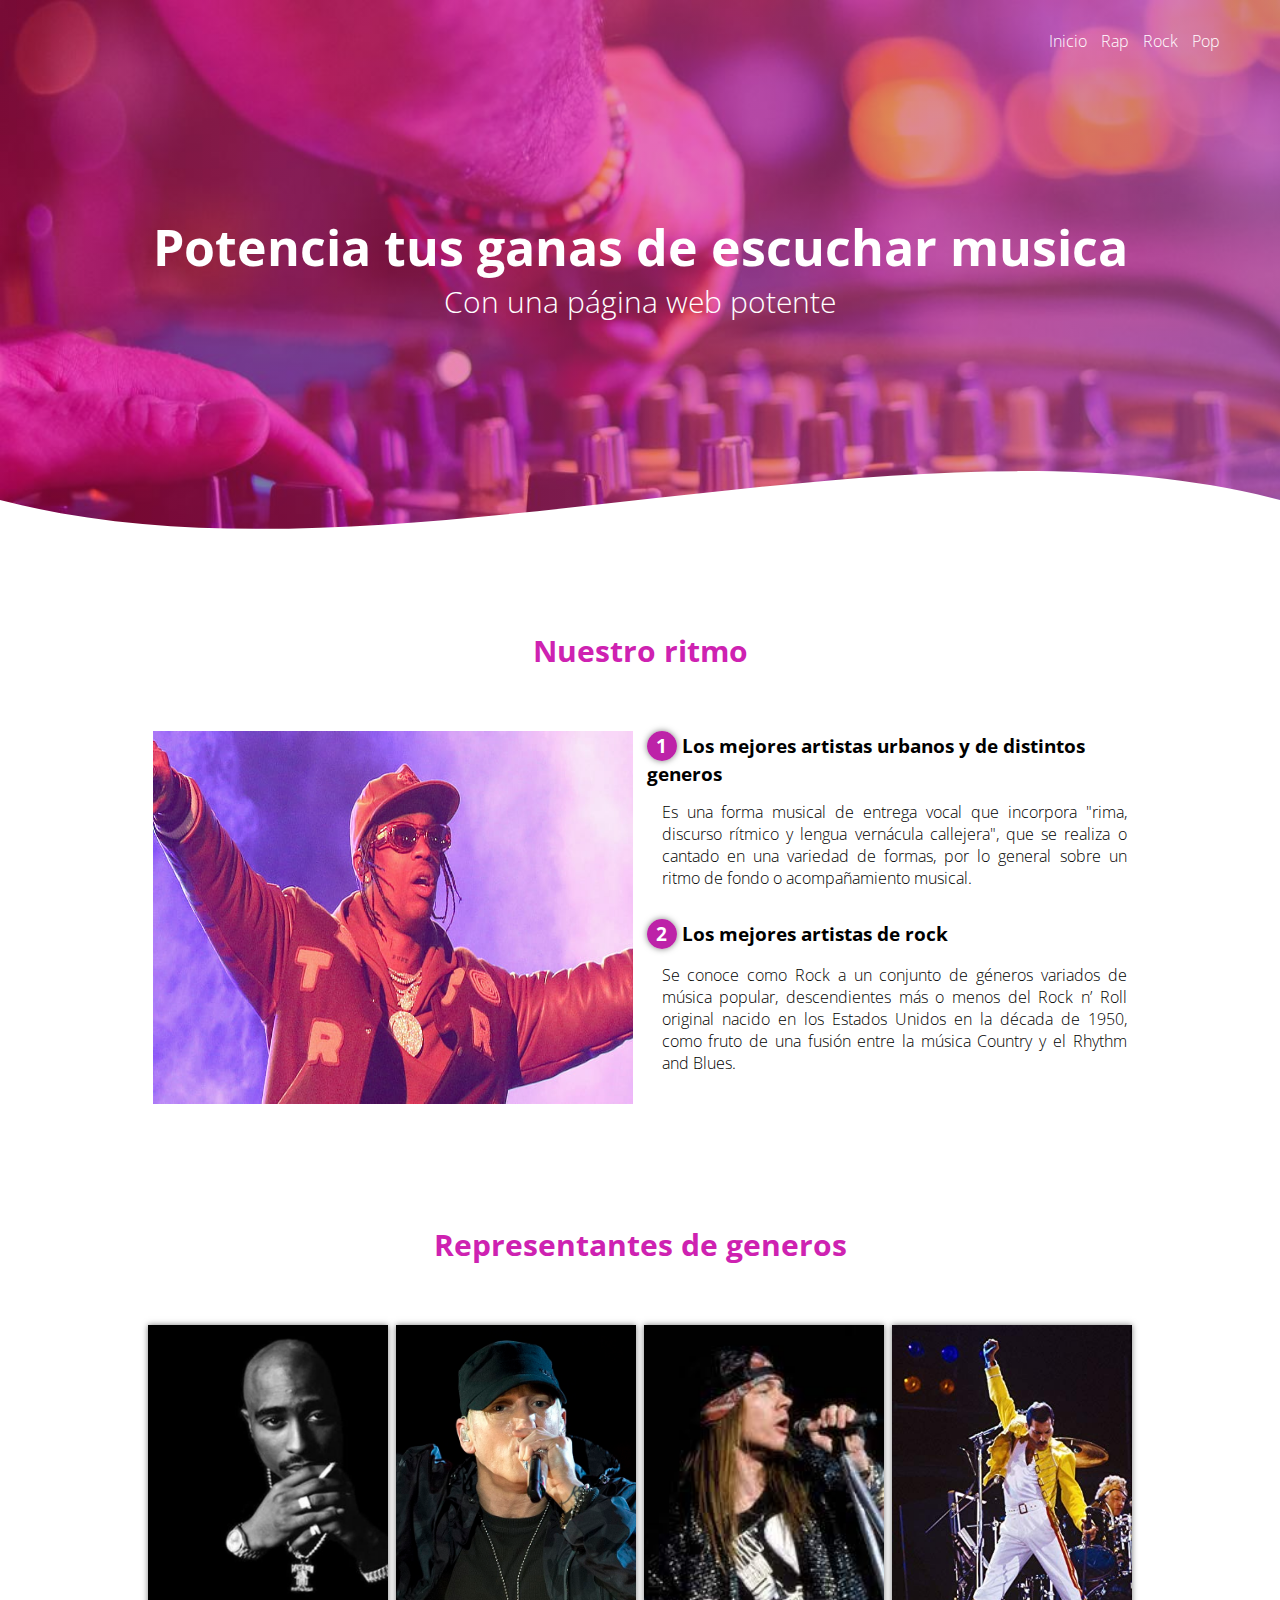
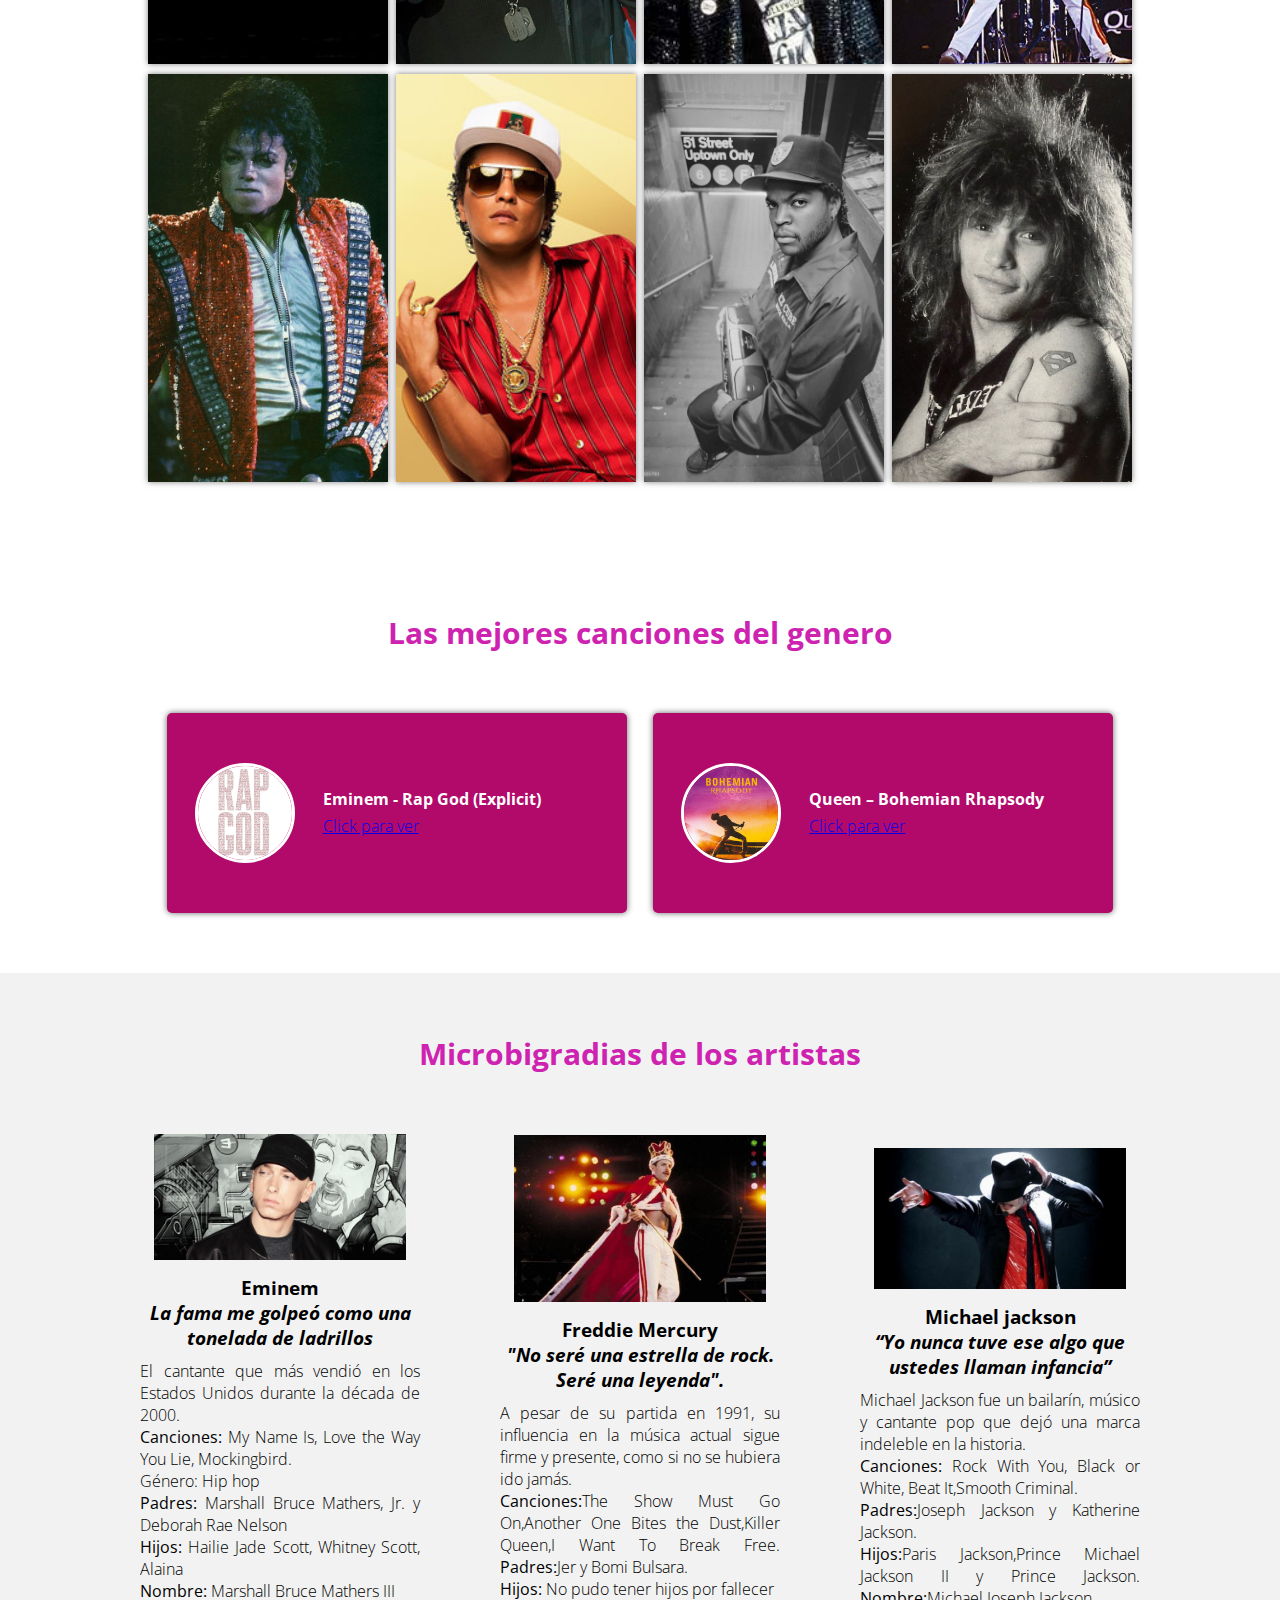
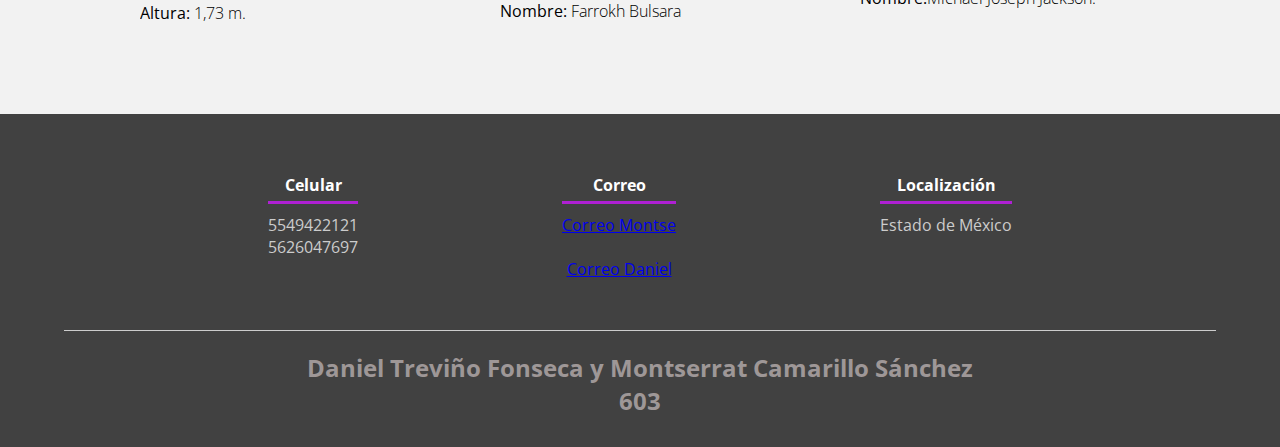
<file: index.html>
<!DOCTYPE html>
<html lang="es">

<head>
    <meta charset="UTF-8">
    <meta name="viewport" content="width=device-width, initial-scale=1.0">
    <meta http-equiv="X-UA-Compatible" content="ie=edge">
    <title>Music web</title>
    <link rel="shortcut icon" href="xd1.jpg" type="image/x-icon">
    <link rel="stylesheet" href="css/estilos.css">
    <link href="https://fonts.googleapis.com/css?family=Open+Sans:300,400,700,800&display=swap" rel="stylesheet"> 
</head>

<body>
    <header>
        <nav>
            <a href="#">Inicio</a>
            <a href="#">Rap</a>
            <a href="#">Rock</a>
            <a href="#">Pop</a>
        </nav>
        <section class="textos-header">
            <h1>Potencia tus ganas de escuchar musica</h1>
            <h2>Con una página web potente</h2>
        </section>
        <div class="wave" style="height: 150px; overflow: hidden;"><svg viewBox="0 0 500 150" preserveAspectRatio="none"
                style="height: 100%; width: 100%;">
                <path d="M0.00,49.98 C150.00,150.00 349.20,-50.00 500.00,49.98 L500.00,150.00 L0.00,150.00 Z"
                    style="stroke: none; fill: #fff;"></path>
            </svg></div>
    </header>
    <main>
        <section class="contenedor sobre-nosotros">
            <h2 class="titulo">Nuestro ritmo</h2>
            <div class="contenedor-sobre-nosotros">
                <img src="rap.jpg" alt="" class="imagen-about-us">
                <div class="contenido-textos">
                    <h3><span>1</span>Los mejores artistas urbanos y de distintos generos</h3>
                    <p>Es una forma musical de entrega vocal que incorpora "rima, discurso rítmico y lengua vernácula callejera",
                         que se realiza o cantado en una variedad de formas, por lo general sobre un ritmo
                          de fondo o acompañamiento musical.</p>
                    <h3><span>2</span>Los mejores artistas de rock</h3>
                    <p>Se conoce como Rock a un conjunto de géneros variados de música popular, descendientes más o menos del Rock n’ Roll original nacido 
                        en los Estados Unidos en la década de 1950, como fruto de una fusión entre 
                        la música Country y el Rhythm and Blues.</p>
                </div>
            </div>
        </section>
        <section class="Categorias">
            <div class="contenedor">
                <h2 class="titulo">Representantes de generos</h2>
                <div class="galeria-port">
                    <div class="imagen-port">
                        <img src="tupac.jpg" alt="">
                        <div class="hover-galeria">
                            <p>Tupac</p>
                        </div>
                    </div>
                    <div class="imagen-port">
                        <img src="Eminem.jpg" alt="">
                        <div class="hover-galeria">
                            <p>Eminem</p>
                        </div>
                    </div>
                    <div class="imagen-port">
                        <img src="alx rose.jpg" alt="">
                        <div class="hover-galeria">
                            <p>Alx Roses(Guns and Rose)</p>
                        </div>
                    </div>
                    <div class="imagen-port">
                        <img src="fredymercury.jpg" alt="">
                        <div class="hover-galeria">
                            <p>Freddy Mercury(Queen)</p>
                        </div>
                    </div>
                    <div class="imagen-port">
                        <img src="michal jackson.jpg" alt="">
                        <div class="hover-galeria">
                            <p>Michael Jackson</p>
                        </div>
                    </div>
                    <div class="imagen-port">
                        <img src="bruno mars.jpg" alt="">
                        <div class="hover-galeria">
                            <p>Bruno Mars</p>
                        </div>
                    </div>
                    <div class="imagen-port">
                        <img src="ice cube.jpg" alt="">
                        <div class="hover-galeria">
                            <p>Ice Cube</p>
                        </div>
                    </div>
                    <div class="imagen-port">
                        <img src="h.jpg" alt="">
                        <div class="hover-galeria">
                            <p>John Bon Jovi(Bon Jovi)</p>
                        </div>
                    </div>
                </div>
            </div>
        </section>
        <section class="clientes contenedor">
            <h2 class="titulo">Las mejores canciones del genero</h2>
            <div class="cards">
                <div class="card">
                    <img src="cancioneminem.jpg" alt="">
                    <div class="contenido-texto-card">
                        <h4>Eminem - Rap God (Explicit)</h4>
                        <p> <a href="https://www.youtube.com/watch?v=XbGs_qK2PQA"> Click para ver</a></p>
                    </div>
                </div>
                <div class="card">
                    <img src="boemian.jpg" alt="">
                    <div class="contenido-texto-card">
                        <h4>Queen – Bohemian Rhapsody</h4>
                        <p><a href="https://www.youtube.com/watch?v=fJ9rUzIMcZQ"> Click para ver </a></p>
                    </div>
                </div>
            </div>
        </section>
        <section class="about-services">
            <div class="contenedor">
                <h2 class="titulo">Microbigradias de los artistas</h2>
                <div class="servicio-cont">
                    <div class="servicio-ind">
                        <img src="eminem-1615220890.jpg" alt="">
                        <h3>Eminem <br>
                            <i>La fama me golpeó como una tonelada de ladrillos</i></h3>
                        <p>El cantante que más vendió en los Estados Unidos durante la década de 2000.<br>
                            <b>Canciones:</b> My Name Is, Love the Way You Lie, Mockingbird.<br>
                            Género: Hip hop<br>
                            <b>Padres:</b> Marshall Bruce Mathers, Jr. y Deborah Rae Nelson<br>
                            <b>Hijos:</b> Hailie Jade Scott, Whitney Scott, Alaina<br>
                            <b>Nombre:</b> Marshall Bruce Mathers III<br>
                            <b>Altura:</b> 1,73 m.
                        </p>
                    </div>
                    <div class="servicio-ind">
                        <img src="f.jpeg" alt="">
                        <h3>Freddie Mercury<br>
                            <i>"No seré una estrella de rock. Seré una leyenda".</i>
                        </h3>
                        <p>A pesar de su partida en 1991, su influencia en la música actual sigue firme y presente, como si no se hubiera ido jamás.<br>
                        <b>Canciones:</b>The Show Must Go On,Another One Bites the Dust,Killer Queen,I Want To Break Free.
                        <b>Padres:</b>Jer y Bomi Bulsara.<br>
                        <b>Hijos:</b> No pudo tener hijos por fallecer <br>
                        <b>Nombre:</b> Farrokh Bulsara
                        </p>
                    </div>
                    <div class="servicio-ind">
                        <img src="mj.jpeg" alt="">
                        <h3>Michael jackson<br>
                          <i>“Yo nunca tuve ese algo que ustedes llaman infancia”</i>  
                        </h3>
                        <p>Michael Jackson fue un bailarín, músico y cantante pop que dejó una marca indeleble en la historia.<br>
                        <b>Canciones:</b> Rock With You, Black or White, Beat It,Smooth Criminal.<br>
                        <b>Padres:</b>Joseph Jackson y Katherine Jackson.<br>
                        <b>Hijos:</b>Paris Jackson,Prince Michael Jackson II y Prince Jackson.
                        <b>Nombre:</b>Michael Joseph Jackson.
                        </p>
                    </div>
                </div>
            </div>
        </section>
    </main>
    <footer>
        <div class="contenedor-footer">
            <div class="content-foo">
                <h4>Celular</h4>
                <p>5549422121 <br>
                    5626047697
                </p>
            </div>
            <div class="content-foo">
                <h4>Correo</h4>
                <p><a href="mailto":montsehigh@gmail.com> Correo Montse</a></p><br>
                <p><a href="mailto":yubreiner1@gmail.com >Correo Daniel</a></p>
            </div>
            <div class="content-foo">
                <h4>Localización</h4>
                <p>Estado de México</p>
            </div>
        </div>
        <h2 class="titulo-final"> Daniel Treviño Fonseca y Montserrat Camarillo Sánchez <br>
            603</h2>
    </footer>
</body>

</html>
</file>
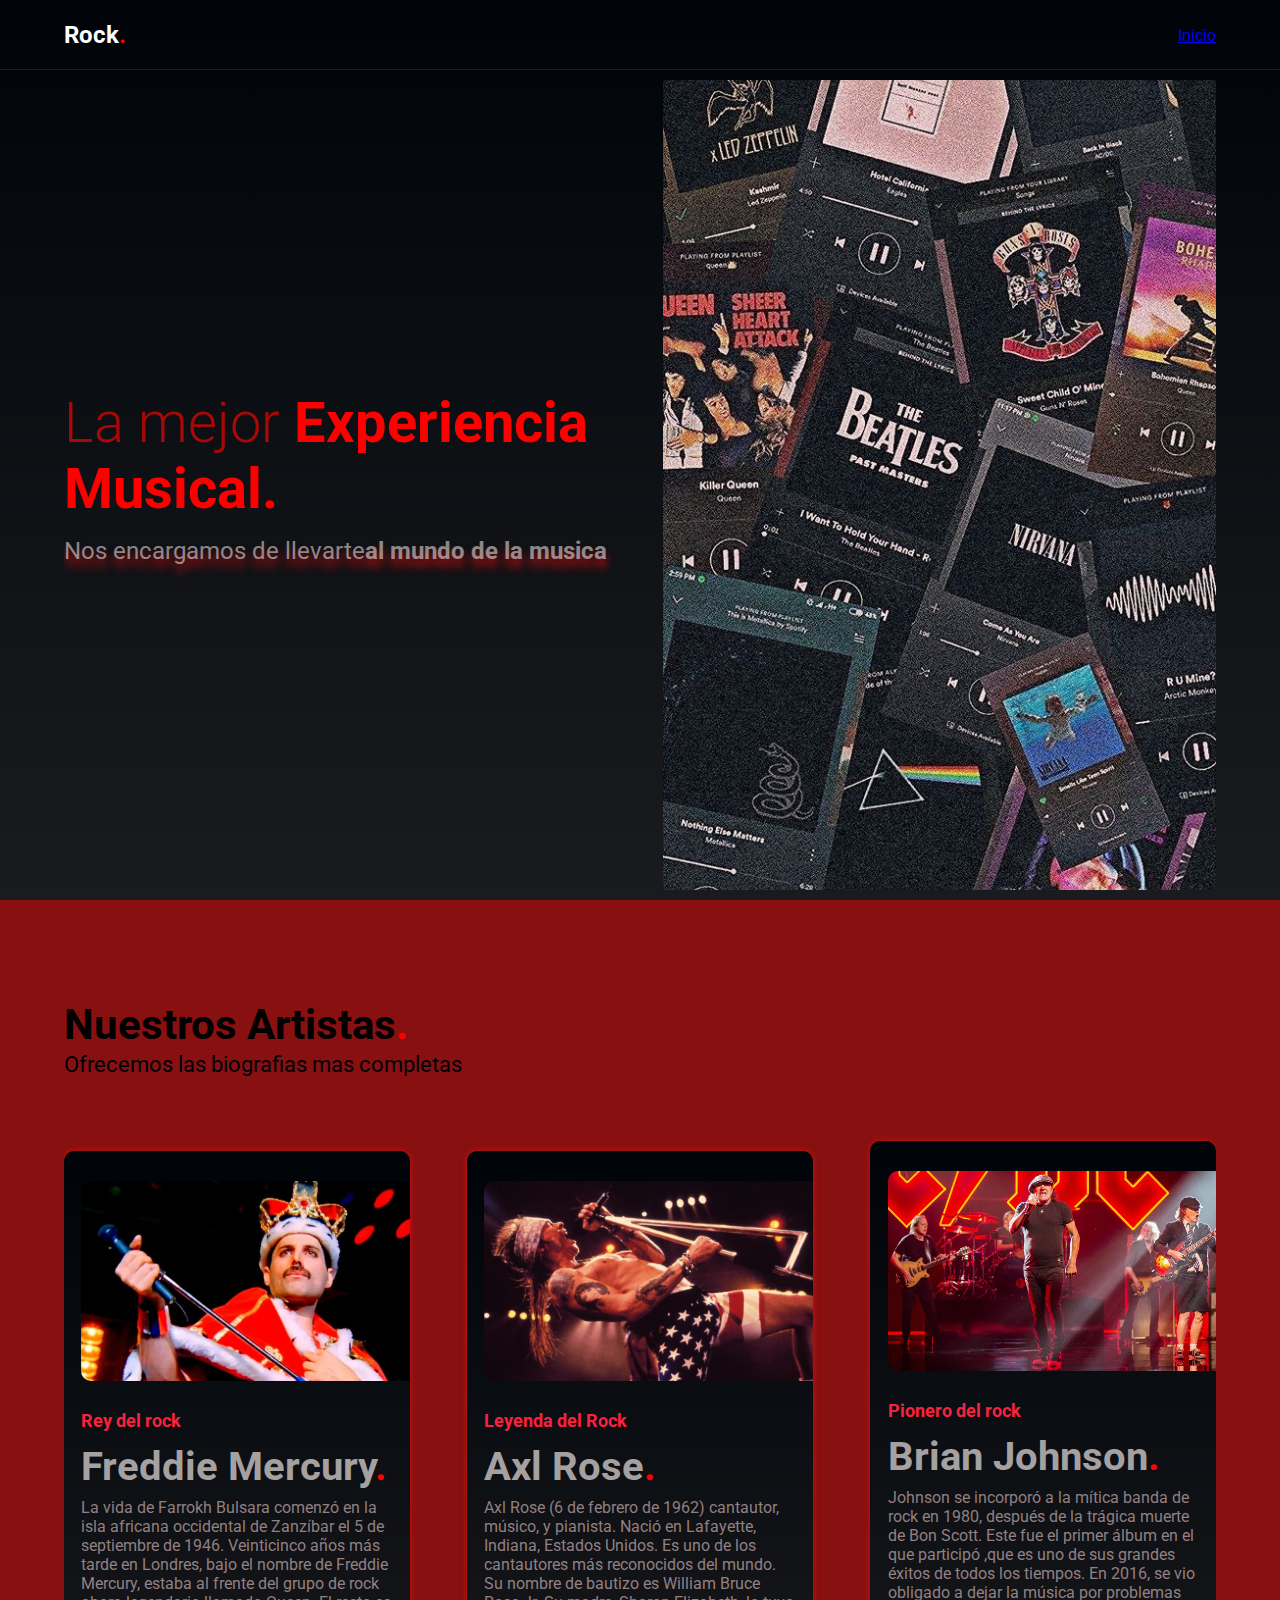
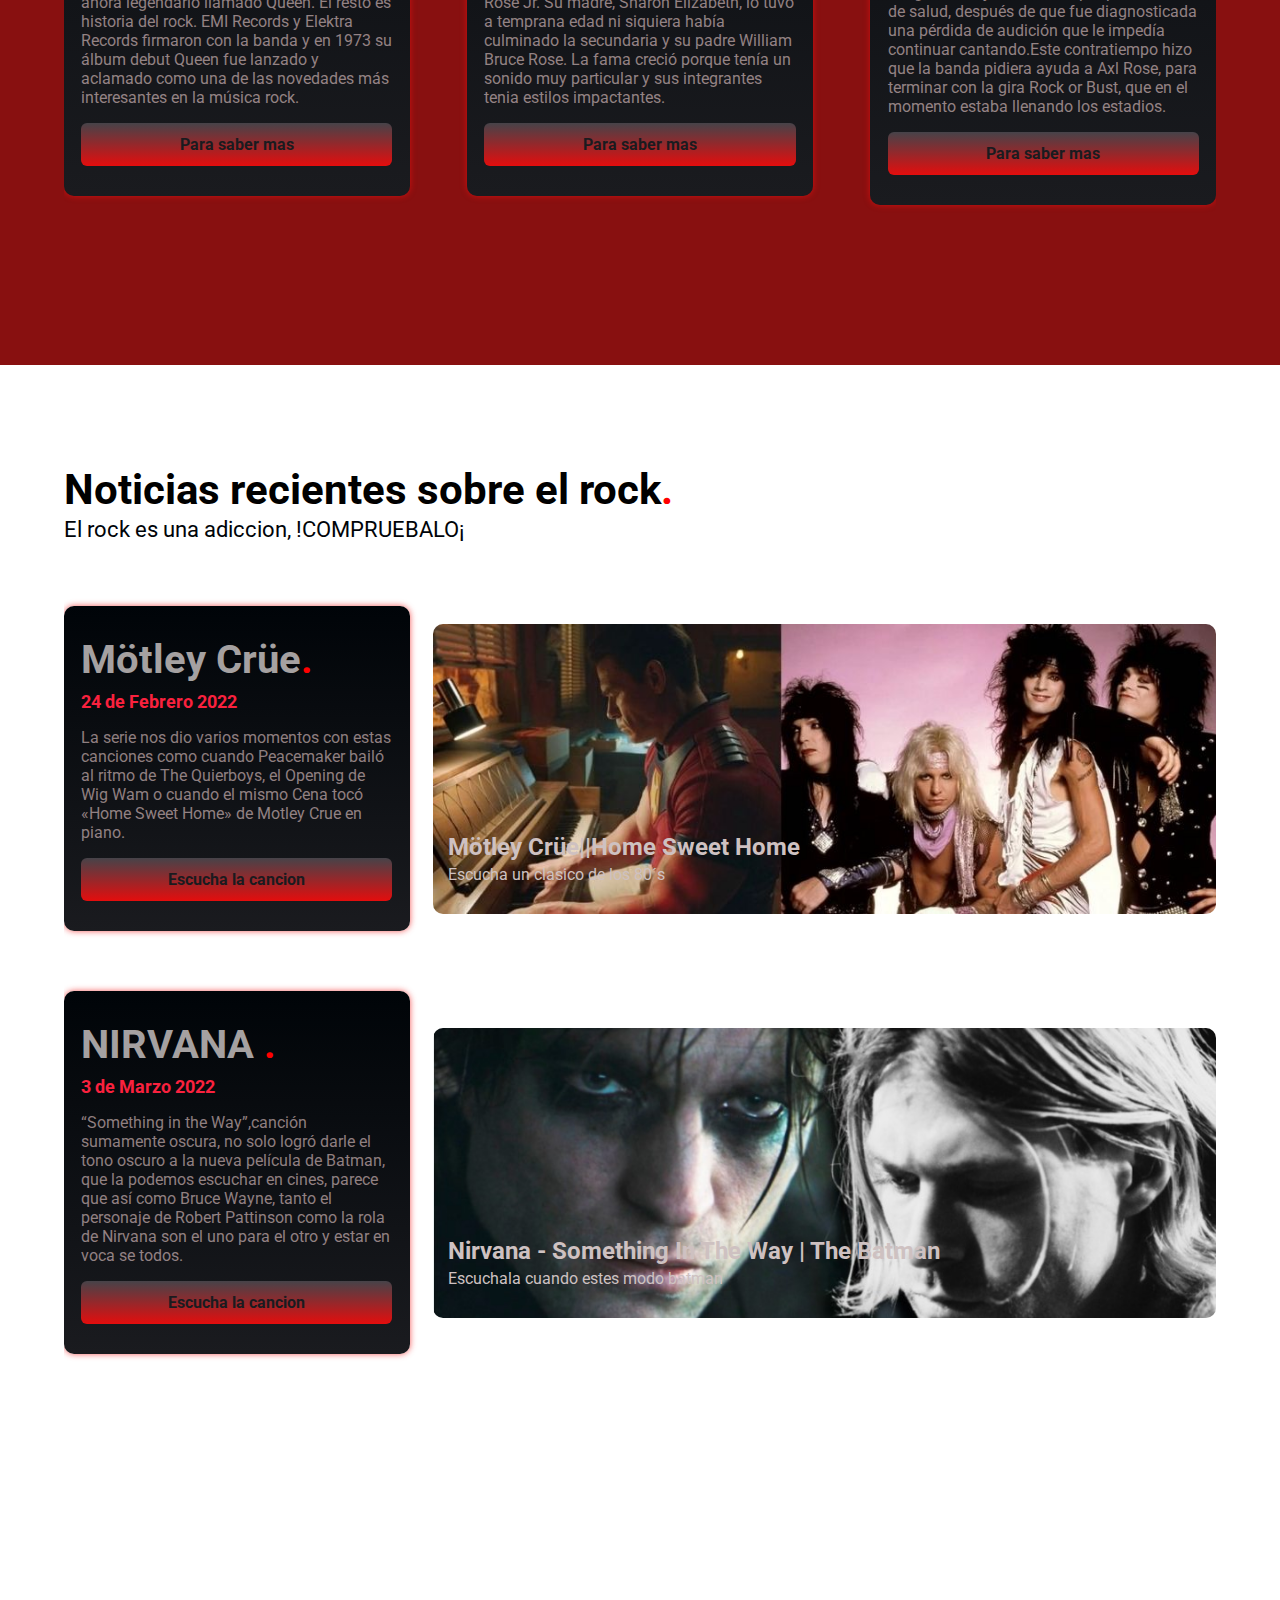
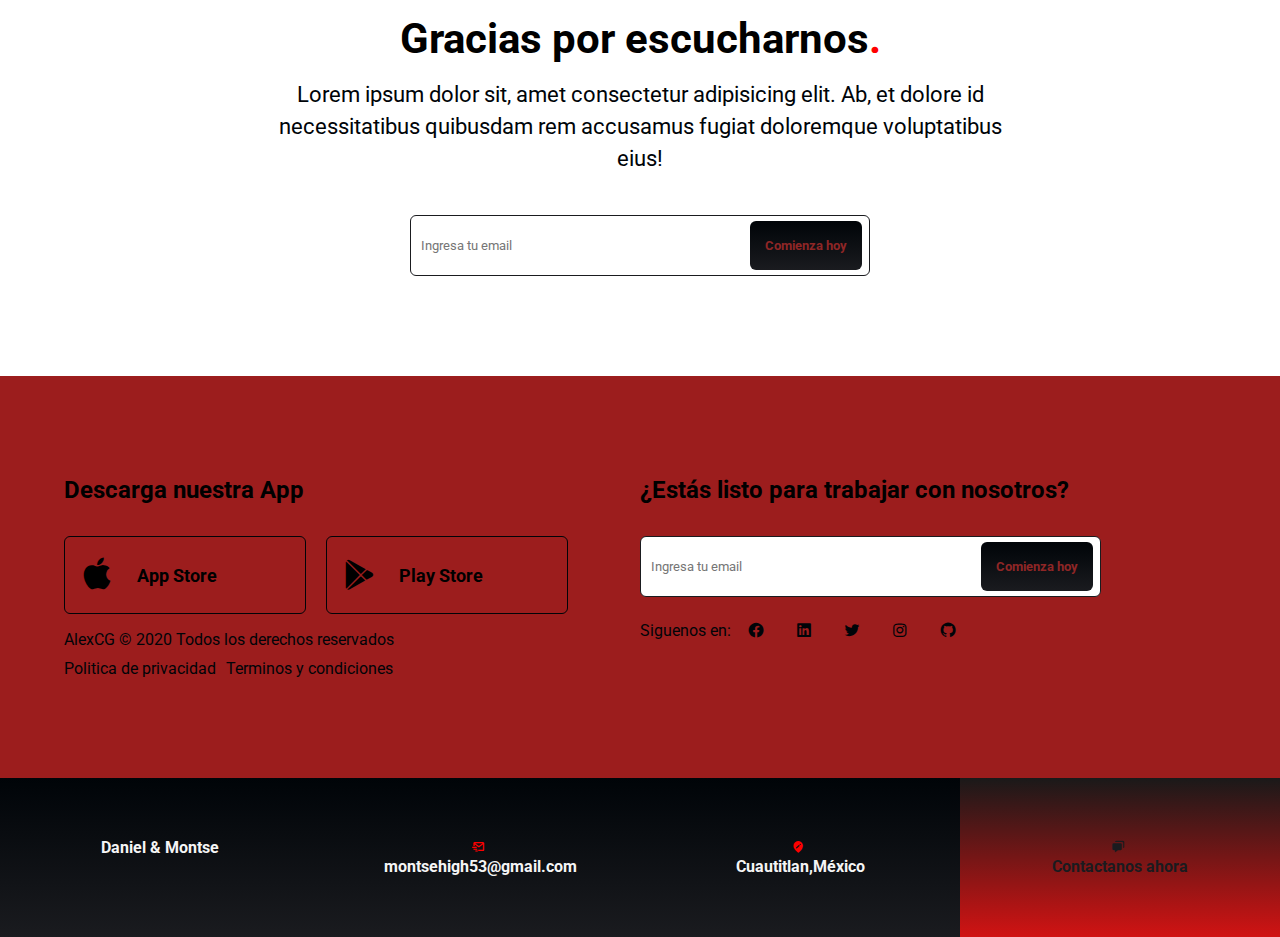
<file: rock-pagina/index.html>
<!DOCTYPE html>
<html lang="es">
<head>
    <meta charset="UTF-8">
    <meta name="viewport" content="width=device-width, initial-scale=1.0">
    <title>Rock Web</title>
    <link rel="stylesheet" href="css/styles.css">
    <link rel="shorcut icon" href="rock-logo.jpg" type="image/x-icon">
    <link href='https://cdn.jsdelivr.net/npm/boxicons@2.0.5/css/boxicons.min.css' rel='stylesheet'>
</head>
<body>
    <header class="hero">
        <nav class="nav__hero">
            <div class="container nav__container">
                <div class="logo">
                    <h2 class="logo__name">Rock<span class="point">.</span></h2>
                </div>
                <div class="links">
                    <a href="#" class="file:///D:/Montse%20y%20Daniel/Musica%20web.html">Inicio</a>
                </div>
            </div>
        </nav>


        <section class="container hero__main">  
            <div class="hero__textos">
                <h1 class="title">La mejor <span class="title--active">Experiencia Musical.</span></h1> 
                <p class="copy">Nos encargamos de llevarte<span class="copy__active">al mundo de la musica</span></p>
            </div>
            <img src="portada.jpg" class="mockup">
        </section>
    </header>

    <main>
        <section class="services">
            <div class="container">
                <h2 class="subtitle">Nuestros Artistas<span class="point">.</span></h2>
                <p class="copy__section">Ofrecemos las biografias mas completas</p>

                <article class="container-cards">
                    <div class="card">
                        <img src="freddie-mercury-1024x555.jpg" class="card__img">
                        <div class="cards__text">
                            <p class="card__list">Rey del rock</p>
                            <h3 class="card__title">Freddie Mercury<span class="point">.</span></h3>
                            <p class="card__copy"> La vida de Farrokh Bulsara comenzó en la isla africana occidental de Zanzíbar el 5 de septiembre de 1946. 
                                Veinticinco años más tarde en Londres, bajo el nombre de Freddie Mercury, estaba al frente del grupo de rock ahora legendario 
                                llamado Queen.
                                El resto es historia del rock. EMI Records y Elektra Records firmaron con la banda y en 1973 su álbum debut Queen fue lanzado y aclamado 
                                como una de las novedades más interesantes en la música rock.
                            </p>
                            <a href="http://www.freddiemercury.com/es/biografia" class="card__button">Para saber mas</a>
                        </div>
                    </div>
                    <div class="card">
                        <img src="axl-rose-portada.jpg" class="card__img">
                        <div class="cards__text">
                            <p class="card__list">Leyenda del Rock</p>
                            <h3 class="card__title">Axl Rose<span class="point">.</span></h3>
                            <p class="card__copy">Axl Rose (6 de febrero de 1962) cantautor, músico, y pianista. Nació en Lafayette, 
                                Indiana, Estados Unidos. Es uno de los cantautores más reconocidos del mundo. Su nombre de bautizo es 
                                William Bruce Rose Jr. Su madre, Sharon Elizabeth, lo tuvo a temprana edad ni siquiera había culminado la 
                                secundaria y su padre William Bruce Rose.
                                La fama creció porque tenía un sonido muy particular y sus integrantes tenia estilos impactantes.
                            </p>
                            <a href="https://historia-biografia.com/axl-rose/" class="card__button">Para saber mas</a>
                        </div>
                    </div>
                    <div class="card">
                        <img src="acdc-nuevo-video-musical.jpg" class="card__img">
                        <div class="cards__text">
                            <p class="card__list">Pionero del rock</p>
                            <h3 class="card__title">Brian Johnson<span class="point">.</span></h3>
                            <p class="card__copy">Johnson se incorporó a la mítica banda de rock en 1980, después 
                                de la trágica muerte de Bon Scott. 
                                Este fue el primer álbum en el que participó ,que es uno de sus grandes éxitos de todos
                                los tiempos. En 2016, se vio obligado a dejar la música por problemas de salud, después de que 
                                fue diagnosticada una pérdida de audición que le impedía continuar cantando.Este contratiempo hizo que 
                                la banda pidiera ayuda a Axl Rose, para terminar con la gira Rock or Bust, que 
                                en el momento estaba llenando los estadios.</p>
                            <a href="https://los40.com/los40/2021/04/13/los40classic/1618303354_961777.html" class="card__button">Para saber mas</a>
                        </div>
                    </div>
                </article>
            </div>
        </section>
        <section class="projects container">
            <h2 class="subtitle">Noticias recientes sobre el rock<span class="point">.</span></h2>
            <p class="copy__section">El rock es una adiccion, !COMPRUEBALO¡</p>
            <article class="container-bg">
                <div class="card">
                    <div class="cards__text">
                        <h3 class="card__title">Mötley Crüe<span class="point">.</span></h3>
                        <p class="card__date">24 de Febrero 2022</p>
                        <p class="card__copy">La serie nos dio varios momentos con estas canciones como 
                            cuando Peacemaker bailó al ritmo de The Quierboys, el Opening de Wig Wam o cuando 
                            el mismo Cena tocó «Home Sweet Home» de Motley Crue en piano.</p>
                        <a href="https://www.youtube.com/watch?v=Gmrh42foUsg" class="card__button">Escucha la cancion</a>
                    </div>
                </div>
                <div class="background">
                    <img src="Rojo Blanco Simple Cursiva Foto Navidad Portada para Facebook.jpg" class="background__img">
                    <div class="background__text">
                        <h3 class="background__title">Mötley Crüe||Home Sweet Home</h3>
                        <p class="background__copy">Escucha un clasico de los 80´s</p>
                    </div>
                </div>
                <div class="card">
                    <div class="cards__text">
                        <h3 class="card__title">NIRVANA <span class="point">.</span></h3>
                        <p class="card__date">3 de Marzo 2022</p>
                        <p class="card__copy">“Something in the Way”,canción sumamente oscura, no solo logró darle el tono 
                            oscuro a la nueva película de Batman, que la podemos escuchar en cines, parece que así 
                            como Bruce Wayne, tanto el personaje de Robert Pattinson como la rola de Nirvana son el 
                            uno para el otro y estar en voca se todos.

                        </p>
                        <a href="https://www.youtube.com/watch?v=Gi5KY7GfUsY" class="card__button">Escucha la cancion</a>
                    </div>
                </div>
                <div class="background">
                    <img src="batman.jpg" class="background__img">
                    <div class="background__text">
                        <h3 class="background__title">Nirvana - Something In The Way | The Batman</h3>
                        <p class="background__copy">Escuchala cuando estes modo batman</p>
                    </div>
                </div>
            </article>
        </section>
        <section class="email container container--modifier">
            <h2 class="subtitle subtitle--modifier">Gracias por escucharnos<span class="point">.</span></h2>

            <p class="copy__section copy__section--modifier">Lorem ipsum dolor sit, amet consectetur adipisicing elit. Ab, et dolore id necessitatibus quibusdam rem accusamus fugiat doloremque voluptatibus eius!</p>
            <form class="newsletter">
                <input type="text" class="newsletter__input" placeholder="Ingresa tu email">
                <input type="submit" class="newsletter__submit" value="Comienza hoy">
            </form>
        </section>
    </main>

    <footer class="footer">
        <div class="container footer__caption">
            <section class="download">
                <h3 class="title__footer">Descarga nuestra App</h3>
                <div class="download__app">
                    <div class="download__item">
                        <i class='bx bxl-apple download__logo' ></i>
                        <h4 class="download__title">App Store</h4>
                    </div>
                    <div class="download__item">
                        <i class='bx bxl-play-store download__logo' ></i>
                        <h4 class="download__title">Play Store</h4>
                    </div>
                </div>
                <div class="footer__copy">
                    <p class="copyright">AlexCG &copy; 2020 Todos los derechos reservados</p>
    
                    <a href="#" class="politica__privacidad politica__privacidad--margin">Politica de privacidad</a>
                    <a href="#" class="politica__privacidad ">Terminos y condiciones</a>
                </div>
            </section>
            <section class="get-email">
                <h3 class="title__footer">¿Estás listo para trabajar con nosotros?</h3>
                <form class="newsletter newsletter--modifier">
                    <input type="text" class="newsletter__input" placeholder="Ingresa tu email">
                    <input type="submit" class="newsletter__submit" value="Comienza hoy">
                </form>
                <div class="socialmedia">
                    <p class="socialmedia__legend">Siguenos en:</p>
                    <i class='socialmedia__icon bx bxl-facebook-circle'></i>
                    <i class='socialmedia__icon bx bxl-linkedin-square'></i>                                                                                                        
                    <i class='socialmedia__icon bx bxl-twitter' ></i>   
                    <i class='socialmedia__icon bx bxl-instagram' ></i>
                    <i class='socialmedia__icon bx bxl-github' ></i>  
                </div>
            </section>
        </div>

        <div class="contact">
            <div class="item__contact">
                <h3 class="contact__title">Daniel & Montse</h3>
            </div>
            <div class="item__contact">
                <i class='bx bx-mail-send contact__icon' ></i>
                <h3 class="contact__title">montsehigh53@gmail.com</h3>
            </div>
            <div class="item__contact">
                <i class='bx bxs-edit-location contact__icon' ></i>
                <h3 class="contact__title">Cuautitlan,México</h3>
            </div>
            <div class="item__contact item__contact--gold">
                <i class='bx bxs-chat contact__icon contact__icon--modifier' ></i>
                <h3 class="contact__title">Contactanos ahora</h3>
            </div>
        </div>
    </footer>
</body>
</html>
</file>
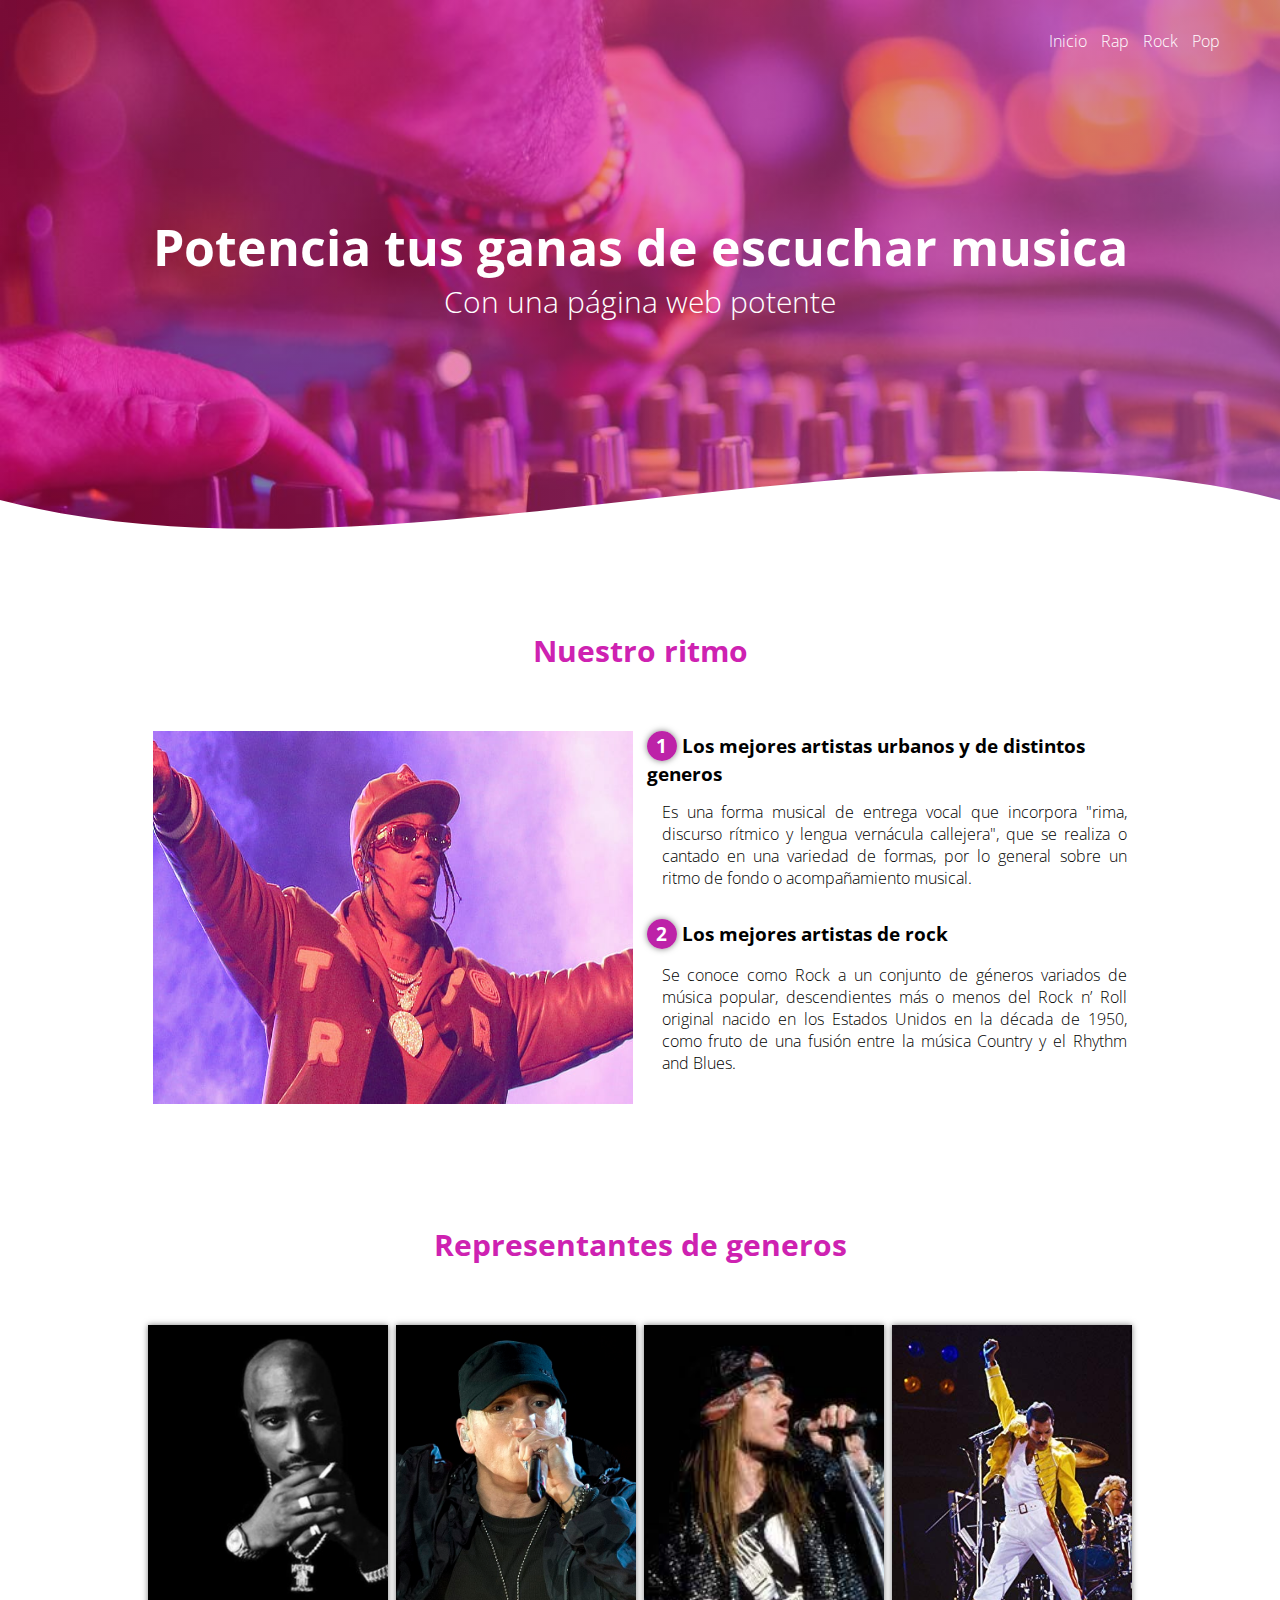
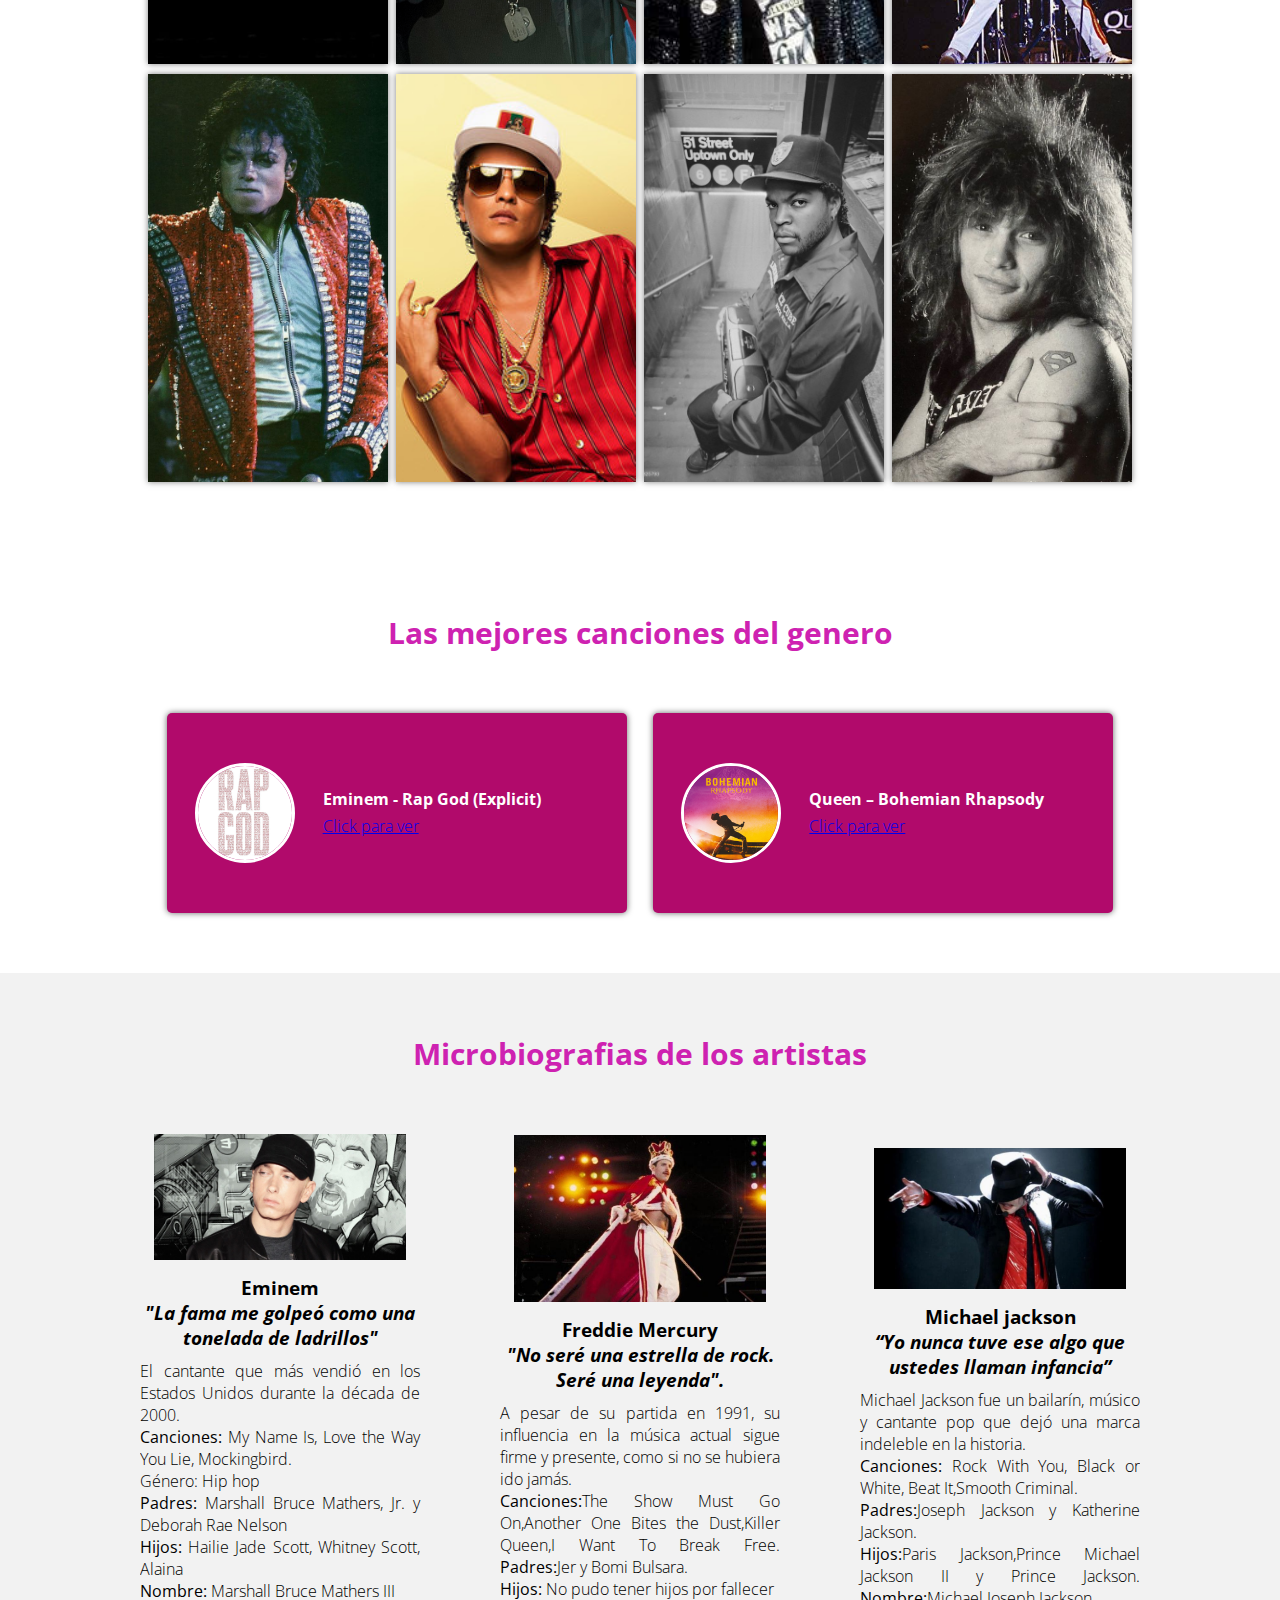
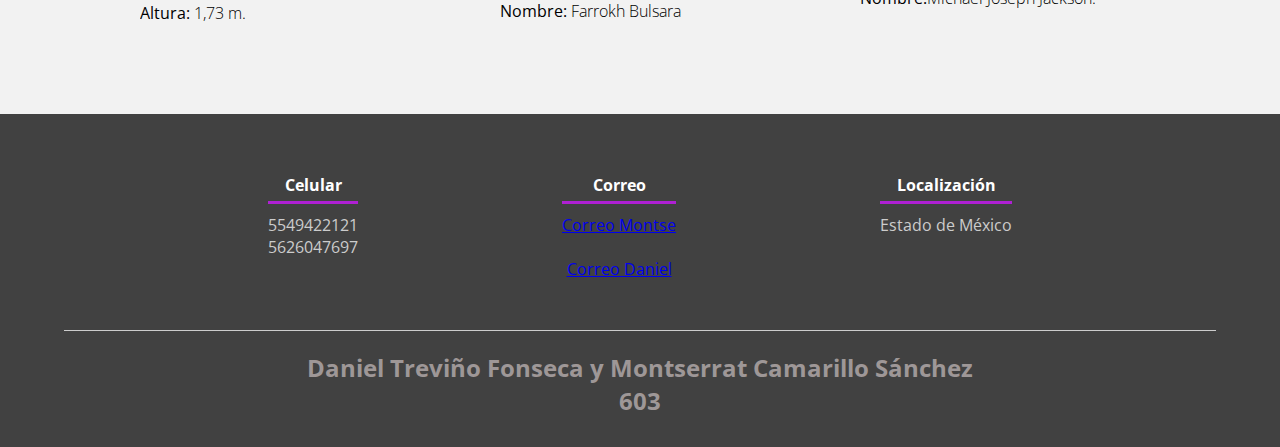
<file: Musica web.html>
<!DOCTYPE html>
<html lang="es">

<head>
    <meta charset="UTF-8">
    <meta name="viewport" content="width=device-width, initial-scale=1.0">
    <meta http-equiv="X-UA-Compatible" content="ie=edge">
    <title>Music web</title>
    <link rel="shortcut icon" href="xd1.jpg" type="image/x-icon">
    <link rel="stylesheet" href="css/estilos.css">
    <link href="https://fonts.googleapis.com/css?family=Open+Sans:300,400,700,800&display=swap" rel="stylesheet"> 
</head>

<body>
    <header>
        <nav>
            <a href="file:///D:/Montse%20y%20Daniel/Musica%20web.html">Inicio</a>
            <a href="file:///D:/Montse%20y%20Daniel/rap-pagina/rapweb.html">Rap</a>
            <a href="file:///D:/Montse%20y%20Daniel/rock-pagina/rockweb.html">Rock</a>
            <a href="file:///D:/Montse%20y%20Daniel/pop-pagina/pop%20web.html">Pop</a>
        </nav>
        <section class="textos-header">
            <h1>Potencia tus ganas de escuchar musica</h1>
            <h2>Con una página web potente</h2>
        </section>
        <div class="wave" style="height: 150px; overflow: hidden;"><svg viewBox="0 0 500 150" preserveAspectRatio="none"
                style="height: 100%; width: 100%;">
                <path d="M0.00,49.98 C150.00,150.00 349.20,-50.00 500.00,49.98 L500.00,150.00 L0.00,150.00 Z"
                    style="stroke: none; fill: #fff;"></path>
            </svg></div>
    </header>
    <main>
        <section class="contenedor sobre-nosotros">
            <h2 class="titulo">Nuestro ritmo</h2>
            <div class="contenedor-sobre-nosotros">
                <img src="rap.jpg" alt="" class="imagen-about-us">
                <div class="contenido-textos">
                    <h3><span>1</span>Los mejores artistas urbanos y de distintos generos</h3>
                    <p>Es una forma musical de entrega vocal que incorpora "rima, discurso rítmico y lengua vernácula callejera",
                         que se realiza o cantado en una variedad de formas, por lo general sobre un ritmo
                          de fondo o acompañamiento musical.</p>
                    <h3><span>2</span>Los mejores artistas de rock</h3>
                    <p>Se conoce como Rock a un conjunto de géneros variados de música popular, descendientes más o menos del Rock n’ Roll original nacido 
                        en los Estados Unidos en la década de 1950, como fruto de una fusión entre 
                        la música Country y el Rhythm and Blues.</p>
                </div>
            </div>
        </section>
        <section class="Categorias">
            <div class="contenedor">
                <h2 class="titulo">Representantes de generos</h2>
                <div class="galeria-port">
                    <div class="imagen-port">
                        <img src="tupac.jpg" alt="">
                        <div class="hover-galeria">
                            <p>Tupac</p>
                        </div>
                    </div>
                    <div class="imagen-port">
                        <img src="Eminem.jpg" alt="">
                        <div class="hover-galeria">
                            <p>Eminem</p>
                        </div>
                    </div>
                    <div class="imagen-port">
                        <img src="alx rose.jpg" alt="">
                        <div class="hover-galeria">
                            <p>Alx Roses(Guns and Rose)</p>
                        </div>
                    </div>
                    <div class="imagen-port">
                        <img src="fredymercury.jpg" alt="">
                        <div class="hover-galeria">
                            <p>Freddy Mercury(Queen)</p>
                        </div>
                    </div>
                    <div class="imagen-port">
                        <img src="michal jackson.jpg" alt="">
                        <div class="hover-galeria">
                            <p>Michael Jackson</p>
                        </div>
                    </div>
                    <div class="imagen-port">
                        <img src="bruno mars.jpg" alt="">
                        <div class="hover-galeria">
                            <p>Bruno Mars</p>
                        </div>
                    </div>
                    <div class="imagen-port">
                        <img src="ice cube.jpg" alt="">
                        <div class="hover-galeria">
                            <p>Ice Cube</p>
                        </div>
                    </div>
                    <div class="imagen-port">
                        <img src="h.jpg" alt="">
                        <div class="hover-galeria">
                            <p>John Bon Jovi(Bon Jovi)</p>
                        </div>
                    </div>
                </div>
            </div>
        </section>
        <section class="clientes contenedor">
            <h2 class="titulo">Las mejores canciones del genero</h2>
            <div class="cards">
                <div class="card">
                    <img src="cancioneminem.jpg" alt="">
                    <div class="contenido-texto-card">
                        <h4>Eminem - Rap God (Explicit)</h4>
                        <p> <a href="https://www.youtube.com/watch?v=XbGs_qK2PQA"> Click para ver</a></p>
                    </div>
                </div>
                <div class="card">
                    <img src="boemian.jpg" alt="">
                    <div class="contenido-texto-card">
                        <h4>Queen – Bohemian Rhapsody</h4>
                        <p><a href="https://www.youtube.com/watch?v=fJ9rUzIMcZQ"> Click para ver </a></p>
                    </div>
                </div>
            </div>
        </section>
        <section class="about-services">
            <div class="contenedor">
                <h2 class="titulo">Microbiografias de los artistas</h2>
                <div class="servicio-cont">
                    <div class="servicio-ind">
                        <img src="eminem-1615220890.jpg" alt="">
                        <h3>Eminem <br>
                            <i>"La fama me golpeó como una tonelada de ladrillos"</i></h3>
                        <p>El cantante que más vendió en los Estados Unidos durante la década de 2000.<br>
                            <b>Canciones:</b> My Name Is, Love the Way You Lie, Mockingbird.<br>
                            Género: Hip hop<br>
                            <b>Padres:</b> Marshall Bruce Mathers, Jr. y Deborah Rae Nelson<br>
                            <b>Hijos:</b> Hailie Jade Scott, Whitney Scott, Alaina<br>
                            <b>Nombre:</b> Marshall Bruce Mathers III<br>
                            <b>Altura:</b> 1,73 m.
                        </p>
                    </div>
                    <div class="servicio-ind">
                        <img src="f.jpeg" alt="">
                        <h3>Freddie Mercury<br>
                            <i>"No seré una estrella de rock. Seré una leyenda".</i>
                        </h3>
                        <p>A pesar de su partida en 1991, su influencia en la música actual sigue firme y presente, como si no se hubiera ido jamás.<br>
                        <b>Canciones:</b>The Show Must Go On,Another One Bites the Dust,Killer Queen,I Want To Break Free.
                        <b>Padres:</b>Jer y Bomi Bulsara.<br>
                        <b>Hijos:</b> No pudo tener hijos por fallecer <br>
                        <b>Nombre:</b> Farrokh Bulsara
                        </p>
                    </div>
                    <div class="servicio-ind">
                        <img src="mj.jpeg" alt="">
                        <h3>Michael jackson<br>
                          <i>“Yo nunca tuve ese algo que ustedes llaman infancia”</i>  
                        </h3>
                        <p>Michael Jackson fue un bailarín, músico y cantante pop que dejó una marca indeleble en la historia.<br>
                        <b>Canciones:</b> Rock With You, Black or White, Beat It,Smooth Criminal.<br>
                        <b>Padres:</b>Joseph Jackson y Katherine Jackson.<br>
                        <b>Hijos:</b>Paris Jackson,Prince Michael Jackson II y Prince Jackson.
                        <b>Nombre:</b>Michael Joseph Jackson.
                        </p>
                    </div>
                </div>
            </div>
        </section>
    </main>
    <footer>
        <div class="contenedor-footer">
            <div class="content-foo">
                <h4>Celular</h4>
                <p>5549422121 <br>
                    5626047697
                </p>
            </div>
            <div class="content-foo">
                <h4>Correo</h4>
                <p><a href="mailto":montsehigh@gmail.com> Correo Montse</a></p><br>
                <p><a href="mailto":yubreiner1@gmail.com >Correo Daniel</a></p>
            </div>
            <div class="content-foo">
                <h4>Localización</h4>
                <p>Estado de México</p>
            </div>
        </div>
        <h2 class="titulo-final"> Daniel Treviño Fonseca y Montserrat Camarillo Sánchez <br>
            603</h2>
    </footer>
</body>

</html>
</file>
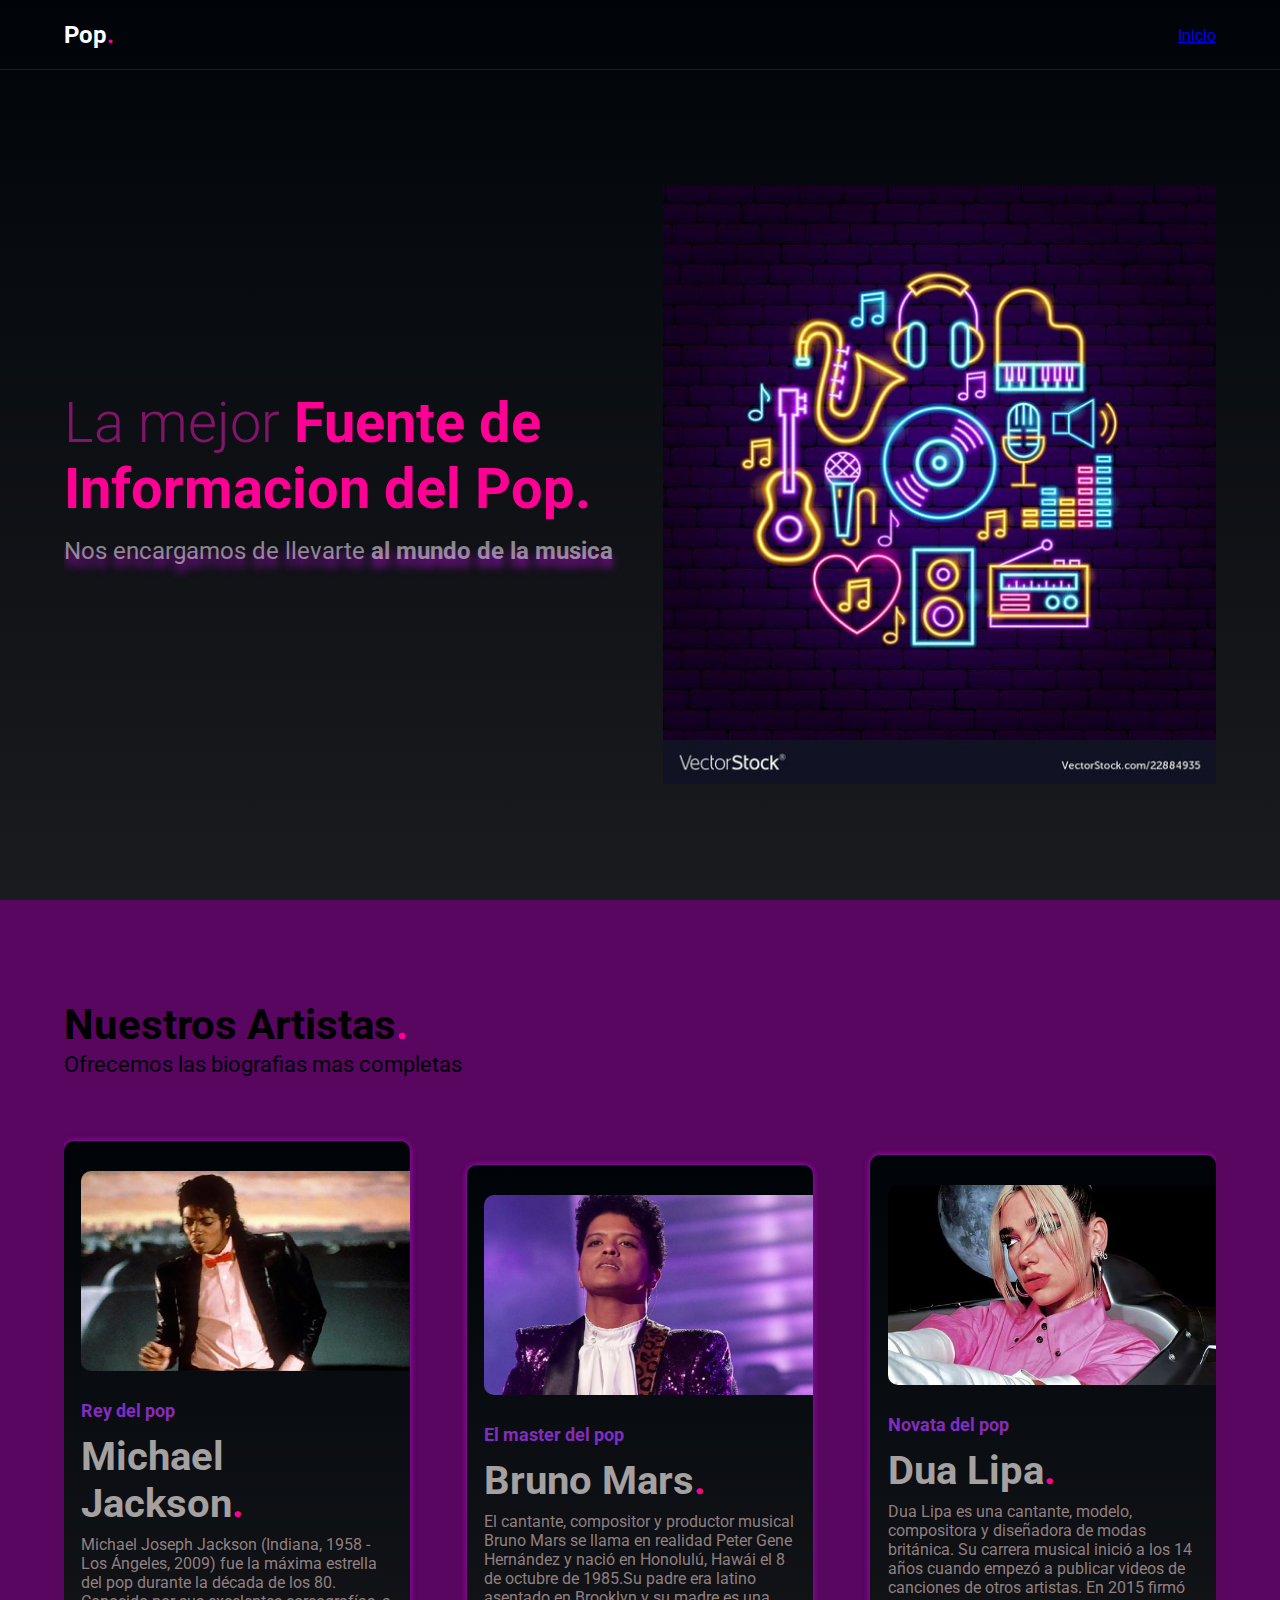
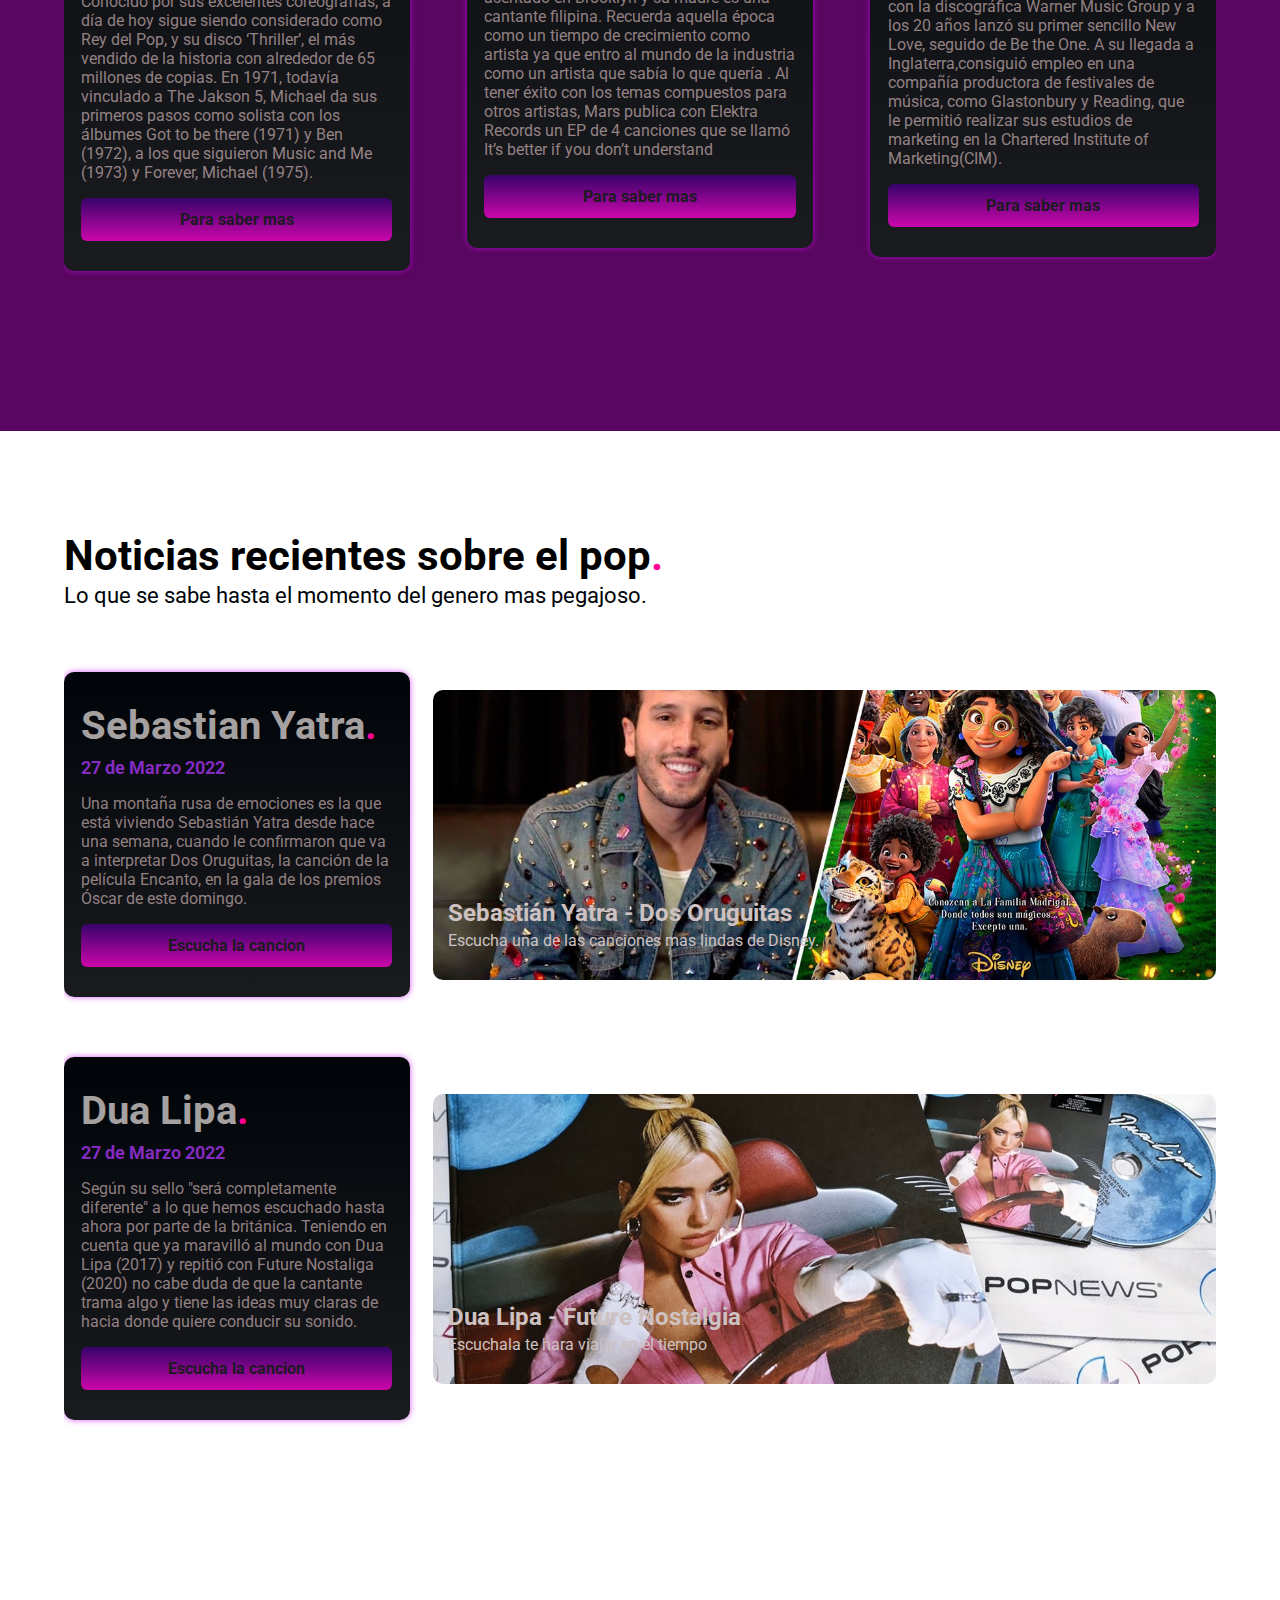
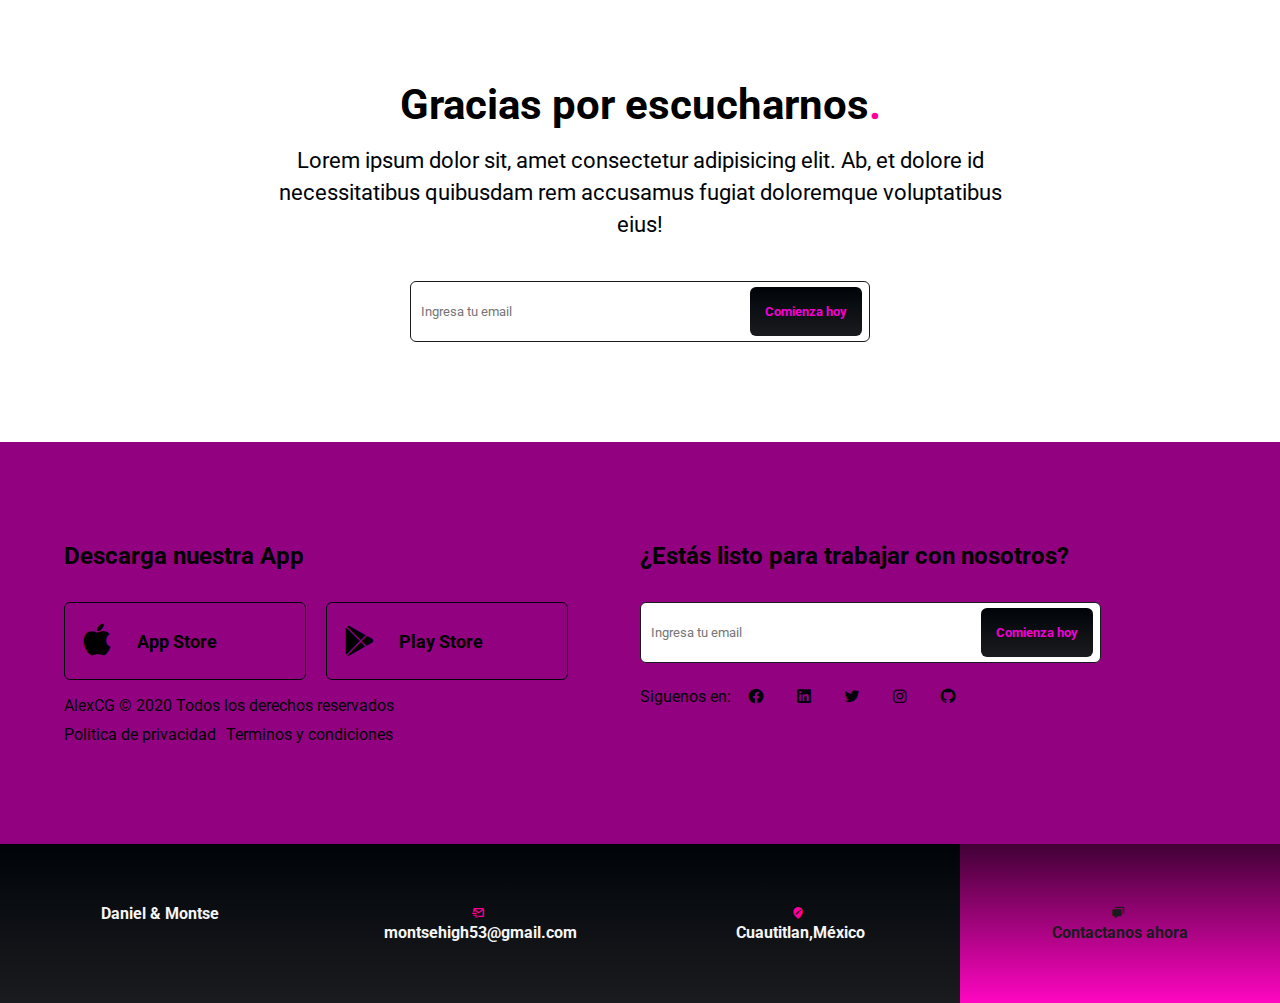
<file: pop-pagina/pop web.html>
<!DOCTYPE html>
<html lang="es">
<head>
    <meta charset="UTF-8">
    <meta name="viewport" content="width=device-width, initial-scale=1.0">
    <title>Pop Web</title>
    <link rel="stylesheet" href="css/styles.css">
    <link rel="shorcut icon" href="logo-pop.jpg" type="image/x-icon">
    <link href='https://cdn.jsdelivr.net/npm/boxicons@2.0.5/css/boxicons.min.css' rel='stylesheet'>
</head>
<body>
    <header class="hero">
        <nav class="nav__hero">
            <div class="container nav__container">
                <div class="logo">
                    <h2 class="logo__name">Pop<span class="point">.</span></h2>
                </div>
                <div class="links">
                    <a href="#" class="file:///D:/Montse%20y%20Daniel/Musica%20web.html">Inicio</a>
                </div>
            </div>
        </nav>


        <section class="container hero__main">  
            <div class="hero__textos">
                <h1 class="title">La mejor <span class="title--active">Fuente de Informacion del Pop.</span></h1> 
                <p class="copy">Nos encargamos de llevarte<span class="copy__active"> al mundo de la musica</span></p>
            </div>
            <img src="pop.jpg" class="mockup">
        </section>
    </header>

    <main>
        <section class="services">
            <div class="container">
                <h2 class="subtitle">Nuestros Artistas<span class="point">.</span></h2>
                <p class="copy__section">Ofrecemos las biografias mas completas</p>

                <article class="container-cards">
                    <div class="card">
                        <img src="michael.jpg" class="card__img">
                        <div class="cards__text">
                            <p class="card__list">Rey del pop</p>
                            <h3 class="card__title">Michael Jackson<span class="point">.</span></h3>
                            <p class="card__copy"> Michael Joseph Jackson (Indiana, 1958 - Los Ángeles, 2009) 
                                fue la máxima estrella del pop durante la década de los 80. Conocido por sus excelentes 
                                coreografías, a día de hoy sigue siendo considerado como Rey del Pop, y su disco ‘Thriller’, 
                                el más vendido de la historia con alrededor de 65 millones de copias.
                                En 1971, todavía vinculado a The Jakson 5, Michael da sus primeros pasos como solista con los 
                                álbumes Got to be there (1971) y Ben (1972), a los que siguieron Music and Me (1973) y Forever, Michael (1975).
                            </p>
                            <a href="https://www.fnac.es/Michael-Jackson/ia58571/biografia" class="card__button">Para saber mas</a>
                        </div>
                    </div>
                    <div class="card">
                        <img src="bruno mars.jpg" class="card__img">
                        <div class="cards__text">
                            <p class="card__list">El master del pop</p>
                            <h3 class="card__title">Bruno Mars<span class="point">.</span></h3>
                            <p class="card__copy">
                                El cantante, compositor y productor musical Bruno Mars se llama en realidad Peter 
                                Gene Hernández y nació en Honolulú, Hawái el 8 de octubre de 1985.Su padre era latino asentado en Brooklyn  
                                y su madre es una cantante filipina.
                                Recuerda aquella época como un tiempo de crecimiento como artista ya que entro al mundo de la 
                                industria como un artista que sabía lo que quería .
                                Al tener éxito con los temas compuestos para otros artistas, Mars publica con Elektra Records un EP de 
                                4 canciones que se llamó It’s better if you don’t understand

                            </p>
                            <a href="https://www.biografias.es/famosos/bruno-mars.html" class="card__button">Para saber mas</a>
                        </div>
                    </div>
                    <div class="card">
                        <img src="DUALIPA.jpg" class="card__img">
                        <div class="cards__text">
                            <p class="card__list">Novata del pop</p>
                            <h3 class="card__title">Dua Lipa<span class="point">.</span></h3>
                            <p class="card__copy">
                                Dua Lipa  es una cantante, modelo, compositora y diseñadora de modas​ británica. Su carrera musical inició a los 14 años 
                                cuando empezó a publicar videos de canciones de otros artistas. En 2015 firmó con 
                                la discográfica Warner Music Group y a los 20 años lanzó su primer sencillo New Love, seguido de Be the One.
                                A su llegada a Inglaterra,consiguió empleo en una compañía productora de festivales de música, como 
                                Glastonbury y Reading, que le permitió realizar sus estudios de marketing en la Chartered Institute of Marketing(CIM). 
                            </p>
                            <a href="https://kubomusical.com/wiki/artistas/dua-lipa/" class="card__button">Para saber mas</a>
                        </div>
                    </div>
                </article>
            </div>
        </section>
        <section class="projects container">
            <h2 class="subtitle">Noticias recientes sobre el pop<span class="point">.</span></h2>
            <p class="copy__section">Lo que se sabe hasta el momento del genero mas pegajoso.</p>
            <article class="container-bg">
                <div class="card">
                    <div class="cards__text">
                        <h3 class="card__title">Sebastian Yatra<span class="point">.</span></h3>
                        <p class="card__date">27 de Marzo 2022</p>
                        <p class="card__copy">Una montaña rusa de emociones es la que está viviendo Sebastián Yatra 
                            desde hace una semana, cuando le confirmaron que va a interpretar Dos Oruguitas, la canción 
                            de la película Encanto, en la gala de los premios Óscar de este domingo.</p>
                        <a href="https://www.youtube.com/watch?v=DUGtyj5QlEM" class="card__button">Escucha la cancion</a>
                    </div>
                </div>
                <div class="background">
                    <img src="-Dos-Oruguitas.jpg" class="background__img">
                    <div class="background__text">
                        <h3 class="background__title">Sebastián Yatra - Dos Oruguitas</h3>
                        <p class="background__copy">Escucha una de las canciones mas lindas de Disney.</p>
                    </div>
                </div>
                <div class="card">
                    <div class="cards__text">
                        <h3 class="card__title">Dua Lipa<span class="point">.</span></h3>
                        <p class="card__date">27 de Marzo 2022</p>
                        <p class="card__copy">Según su sello "será completamente diferente" a lo 
                            que hemos escuchado hasta ahora por parte de la británica. Teniendo en 
                            cuenta que ya maravilló al mundo con Dua Lipa (2017) y repitió con Future Nostaliga 
                            (2020) no cabe duda de que la cantante trama algo y tiene las ideas muy claras de hacia 
                            donde quiere conducir su sonido. 
                        </p>
                        <a href="https://www.youtube.com/watch?v=8EJ-vZyBzOQ" class="card__button">Escucha la cancion</a>
                    </div>
                </div>
                <div class="background">
                    <img src="dualipa-albun.jpg" class="background__img">
                    <div class="background__text">
                        <h3 class="background__title">Dua Lipa - Future Nostalgia</h3>
                        <p class="background__copy">Escuchala te hara viajar en el tiempo</p>
                    </div>
                </div>
            </article>
        </section>
        <section class="email container container--modifier">
            <h2 class="subtitle subtitle--modifier">Gracias por escucharnos<span class="point">.</span></h2>

            <p class="copy__section copy__section--modifier">Lorem ipsum dolor sit, amet consectetur adipisicing elit. Ab, et dolore id necessitatibus quibusdam rem accusamus fugiat doloremque voluptatibus eius!</p>
            <form class="newsletter">
                <input type="text" class="newsletter__input" placeholder="Ingresa tu email">
                <input type="submit" class="newsletter__submit" value="Comienza hoy">
            </form>
        </section>
    </main>

    <footer class="footer">
        <div class="container footer__caption">
            <section class="download">
                <h3 class="title__footer">Descarga nuestra App</h3>
                <div class="download__app">
                    <div class="download__item">
                        <i class='bx bxl-apple download__logo' ></i>
                        <h4 class="download__title">App Store</h4>
                    </div>
                    <div class="download__item">
                        <i class='bx bxl-play-store download__logo' ></i>
                        <h4 class="download__title">Play Store</h4>
                    </div>
                </div>
                <div class="footer__copy">
                    <p class="copyright">AlexCG &copy; 2020 Todos los derechos reservados</p>
    
                    <a href="#" class="politica__privacidad politica__privacidad--margin">Politica de privacidad</a>
                    <a href="#" class="politica__privacidad ">Terminos y condiciones</a>
                </div>
            </section>
            <section class="get-email">
                <h3 class="title__footer">¿Estás listo para trabajar con nosotros?</h3>
                <form class="newsletter newsletter--modifier">
                    <input type="text" class="newsletter__input" placeholder="Ingresa tu email">
                    <input type="submit" class="newsletter__submit" value="Comienza hoy">
                </form>
                <div class="socialmedia">
                    <p class="socialmedia__legend">Siguenos en:</p>
                    <i class='socialmedia__icon bx bxl-facebook-circle'></i>
                    <i class='socialmedia__icon bx bxl-linkedin-square'></i>                                                                                                        
                    <i class='socialmedia__icon bx bxl-twitter' ></i>   
                    <i class='socialmedia__icon bx bxl-instagram' ></i>
                    <i class='socialmedia__icon bx bxl-github' ></i>  
                </div>
            </section>
        </div>

        <div class="contact">
            <div class="item__contact">
                <h3 class="contact__title">Daniel & Montse</h3>
            </div>
            <div class="item__contact">
                <i class='bx bx-mail-send contact__icon' ></i>
                <h3 class="contact__title">montsehigh53@gmail.com</h3>
            </div>
            <div class="item__contact">
                <i class='bx bxs-edit-location contact__icon' ></i>
                <h3 class="contact__title">Cuautitlan,México</h3>
            </div>
            <div class="item__contact item__contact--gold">
                <i class='bx bxs-chat contact__icon contact__icon--modifier' ></i>
                <h3 class="contact__title">Contactanos ahora</h3>
            </div>
        </div>
    </footer>
</body>
</html>
</file>
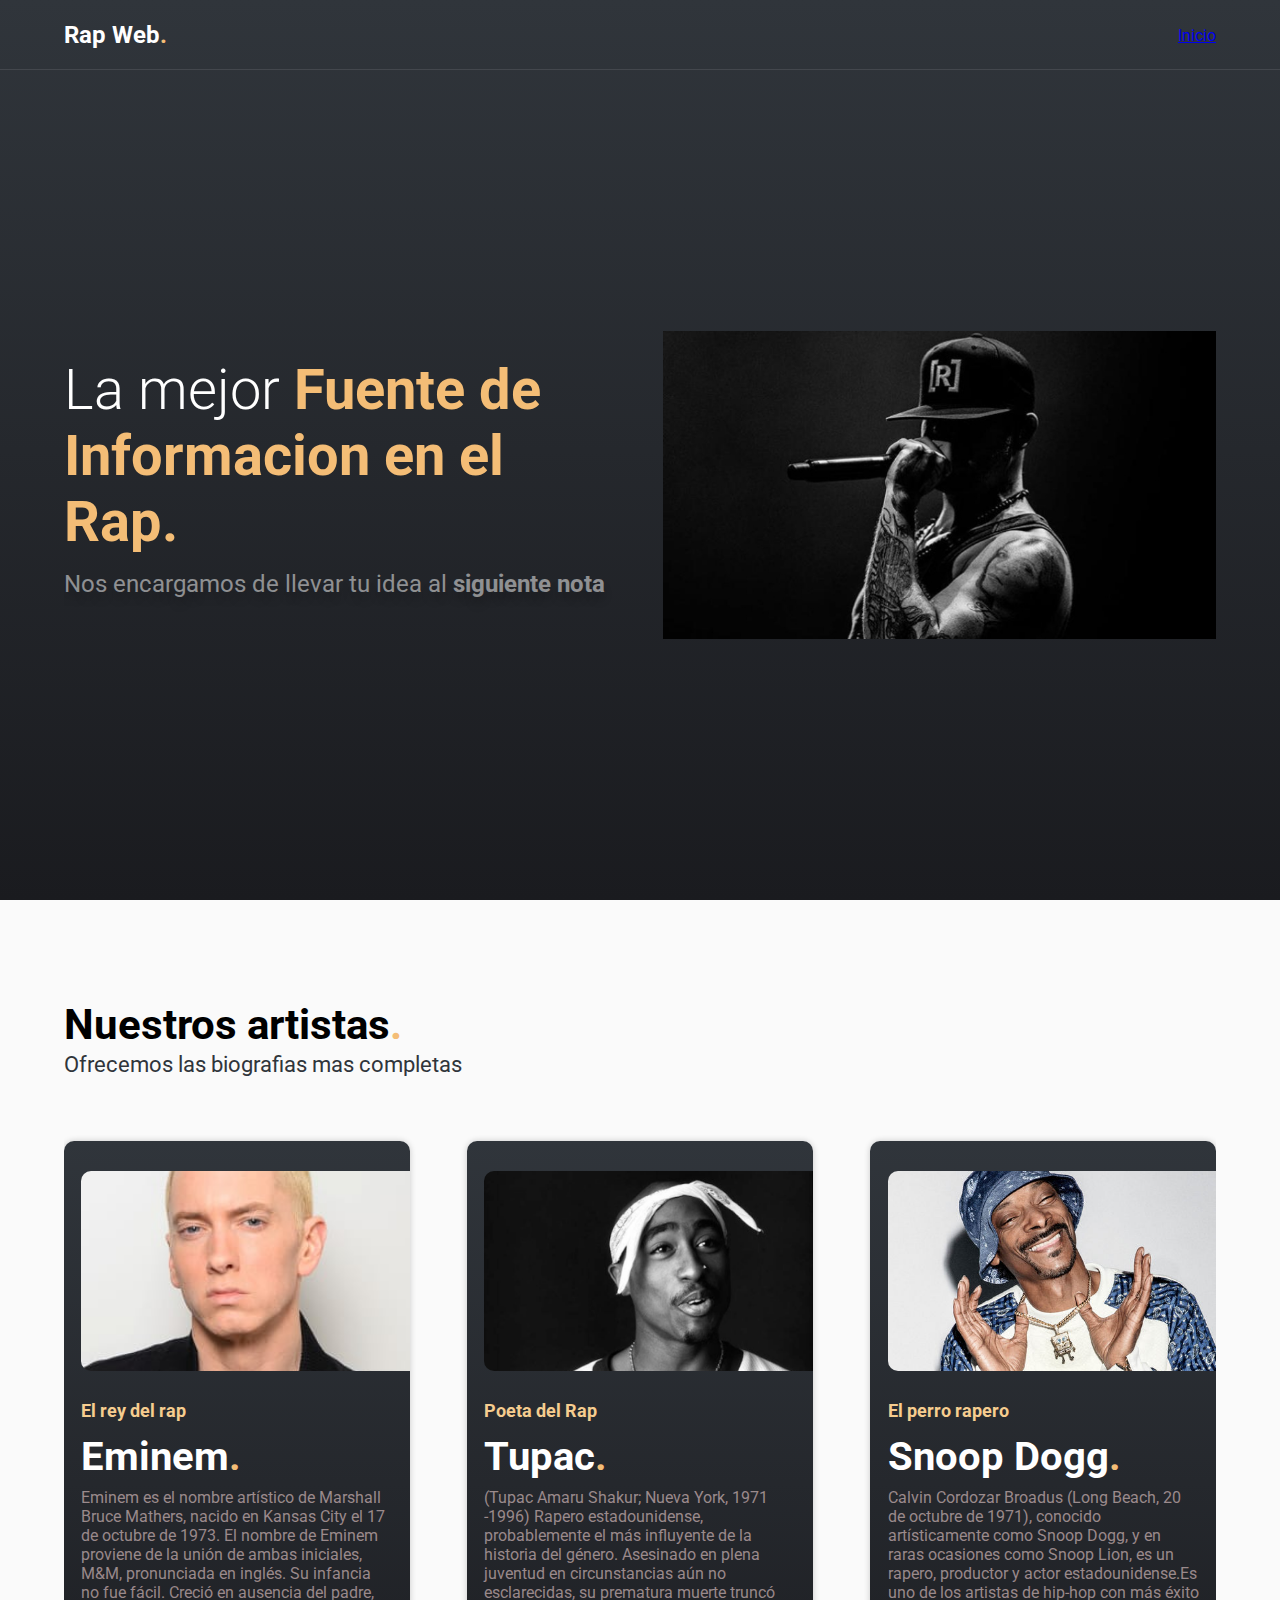
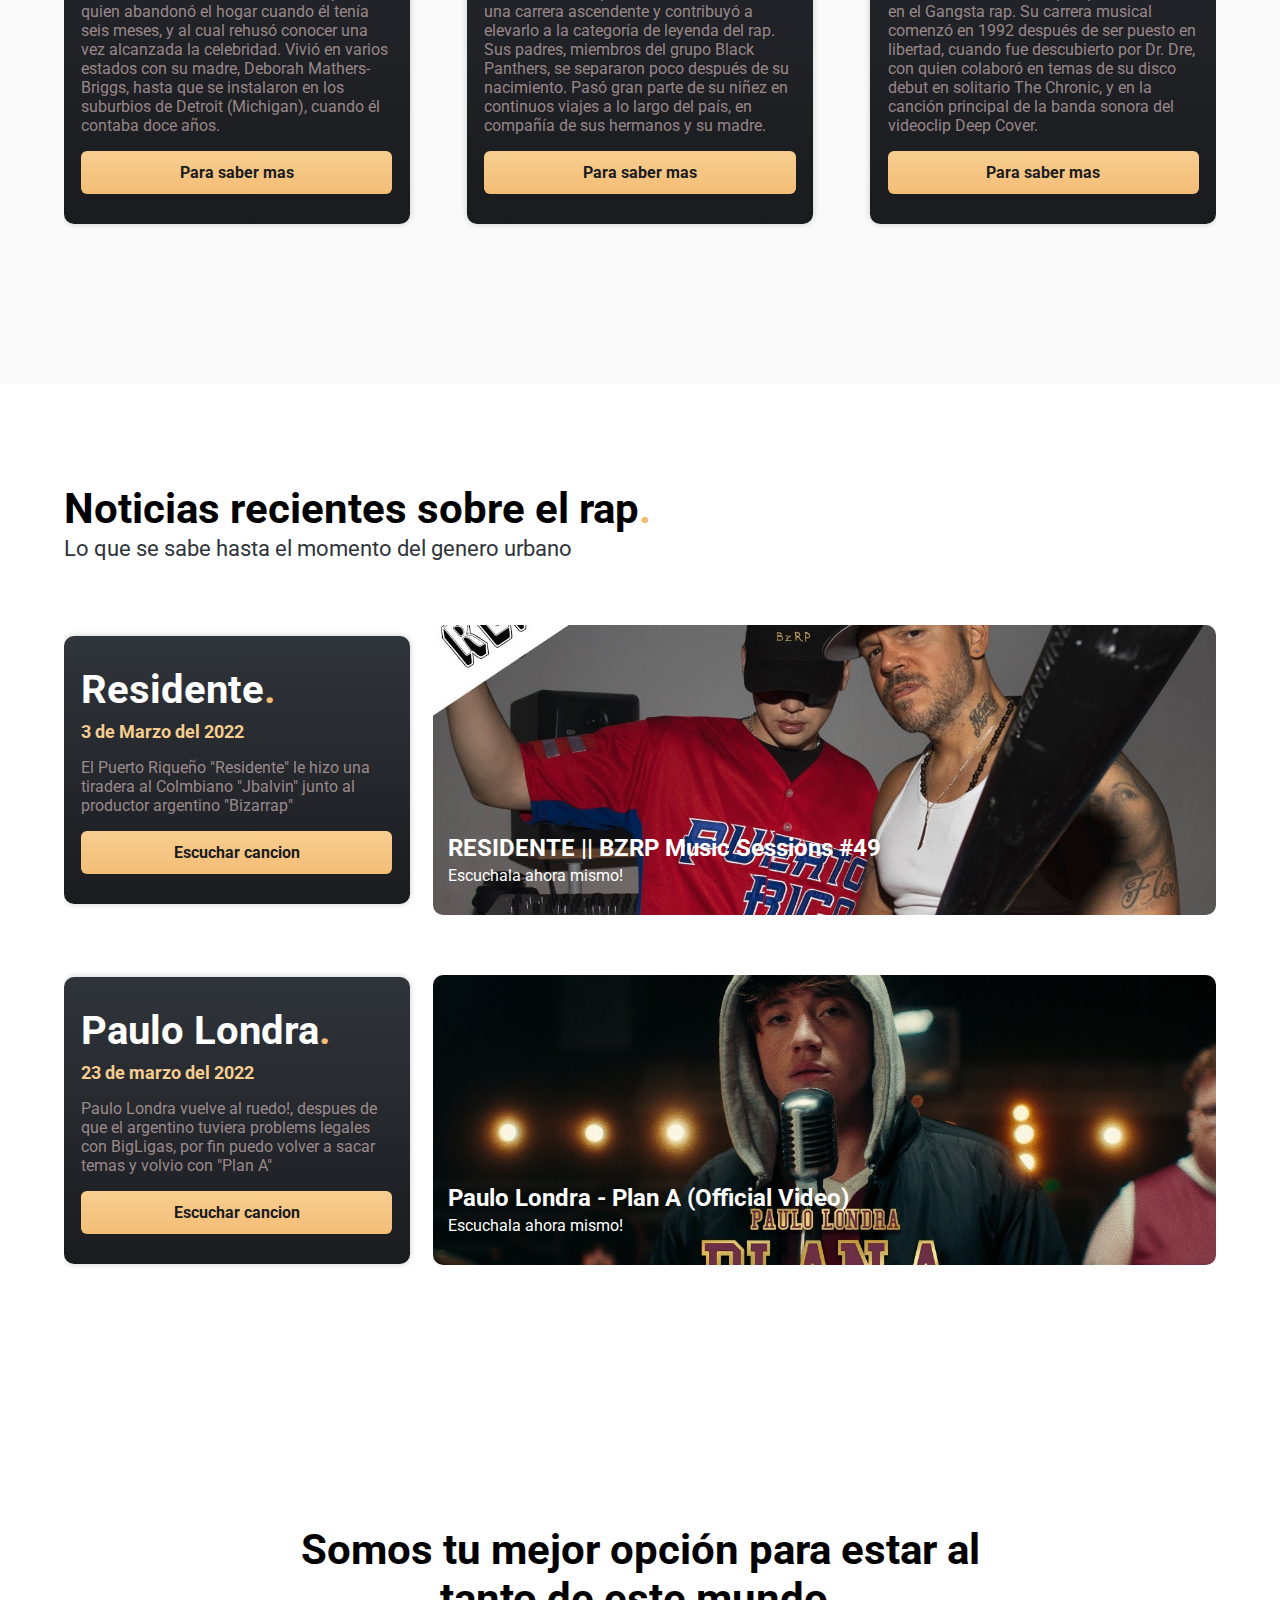
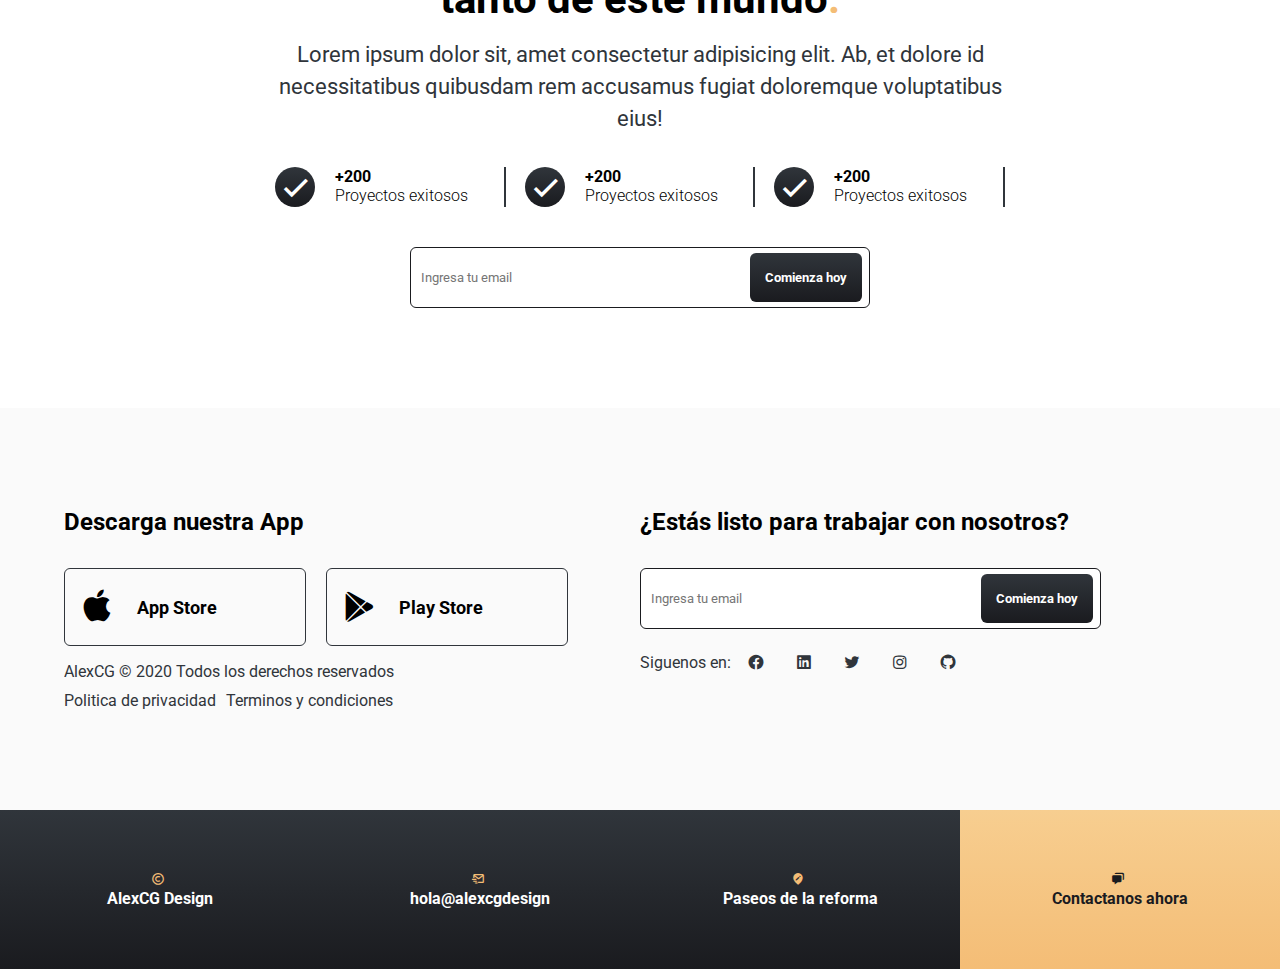
<file: rap-pagina/rapweb.html>
<!DOCTYPE html>
<html lang="es">
<head>
    <meta charset="UTF-8">
    <meta name="viewport" content="width=device-width, initial-scale=1.0">
    <title>Rap web</title>
    <link rel="stylesheet" href="css/styles.css">
    <link rel="shorcut icon" href="logo.jpg" type="image/x-icon">
    <link href='https://cdn.jsdelivr.net/npm/boxicons@2.0.5/css/boxicons.min.css' rel='stylesheet'>
</head>
<body>
    <header class="hero">
        <nav class="nav__hero">
            <div class="container nav__container">
                <div class="logo">
                    <h2 class="logo__name">Rap Web<span class="point">.</span></h2>
                </div>
                <div class="links">
                    <a href="#" class="lfile:///D:/Montse%20y%20Daniel/Musica%20web.html">Inicio</a>
                </div>
            </div>
        </nav>


        <section class="container hero__main">  
            <div class="hero__textos">
                <h1 class="title">La mejor <span class="title--active">Fuente de Informacion en el Rap.</span></h1> 
                <p class="copy">Nos encargamos de llevar tu idea al <span class="copy__active">siguiente nota</span></p>
            </div>
            <img src="rap.jpg" class="mockup">
        </section>
    </header>

    <main>
        <section class="services">
            <div class="container">
                <h2 class="subtitle">Nuestros artistas<span class="point">.</span></h2>
                <p class="copy__section">Ofrecemos las biografias mas completas</p>

                <article class="container-cards">
                    <div class="card">
                        <img src="Eminem.jpg" class="card__img">
                        <div class="cards__text">
                            <p class="card__list">El rey del rap</p>
                            <h3 class="card__title">Eminem<span class="point">.</span></h3>
                            <p class="card__copy">Eminem es el nombre artístico de Marshall Bruce Mathers, nacido en Kansas City el 17 de octubre de 1973. El nombre de Eminem proviene de la unión de ambas iniciales, M&M, pronunciada en inglés. Su infancia no fue fácil. Creció en ausencia del padre, quien abandonó el hogar cuando él tenía seis meses, y al cual rehusó conocer una vez alcanzada la celebridad. Vivió en varios estados con su madre, Deborah Mathers-Briggs, hasta que se instalaron en los suburbios de Detroit (Michigan), cuando él contaba doce años.</p>
                            <a href="https://www.biografiasyvidas.com/reportaje/eminem/" class="card__button">Para saber mas</a>
                        </div>
                    </div>
                    <div class="card">
                        <img src="Tupac.jpg" class="card__img">
                        <div class="cards__text">
                            <p class="card__list">Poeta del Rap</p>
                            <h3 class="card__title">Tupac<span class="point">.</span></h3>
                            <p class="card__copy">(Tupac Amaru Shakur; Nueva York, 1971 -1996) Rapero estadounidense, probablemente el más influyente de la historia del género. 
                                Asesinado en plena juventud en circunstancias aún no esclarecidas, 
                                su prematura muerte truncó una carrera ascendente y contribuyó a elevarlo a la categoría de leyenda del rap.
                                Sus padres, miembros del grupo Black Panthers, se separaron poco después de su nacimiento. Pasó gran parte de su niñez 
                                en continuos viajes a lo largo del país, en compañía de sus hermanos y su madre. </p>
                            <a href="https://www.biografiasyvidas.com/biografia/t/tupac_shakur.htm" class="card__button">Para saber mas</a>
                        </div>
                    </div>
                    <div class="card">
                        <img src="snoop dog.jpg" class="card__img">
                        <div class="cards__text">
                            <p class="card__list">El perro rapero</p>
                            <h3 class="card__title">Snoop Dogg<span class="point">.</span></h3>
                            <p class="card__copy">Calvin Cordozar Broadus (Long Beach, 20 de octubre de 1971), 
                                conocido artísticamente como Snoop Dogg, y en raras ocasiones como Snoop Lion,
                                 es un rapero, productor y actor estadounidense.Es uno de los artistas de hip-hop 
                                 con más éxito en el Gangsta rap.
                                 Su carrera musical comenzó en 1992 
                                 después de ser puesto en libertad, cuando fue descubierto por Dr. Dre, con quien colaboró en temas de su disco debut 
                                 en solitario The Chronic, y en la canción principal de la banda sonora del videoclip Deep Cover.</p>
                            <a href="https://es.wikipedia.org/wiki/Snoop_Dogg" class="card__button">Para saber mas</a>
                        </div>
                    </div>
                </article>
            </div>
        </section>
        <section class="projects container">
            <h2 class="subtitle">Noticias recientes sobre el rap<span class="point">.</span></h2>
            <p class="copy__section">Lo que se sabe hasta el momento del genero urbano</p>
            <article class="container-bg">
                <div class="card">
                    <div class="cards__text">
                        <h3 class="card__title">Residente<span class="point">.</span></h3>
                        <p class="card__date">3 de Marzo del 2022</p>
                        <p class="card__copy">El Puerto Riqueño "Residente" le hizo una tiradera al Colmbiano "Jbalvin" junto al productor argentino "Bizarrap"</p>
                        <a href="https://www.youtube.com/watch?v=HO73gUhiYe0" class="card__button">Escuchar cancion</a>
                    </div>
                </div>
                <div class="background">
                    <img src="residente.jpg" class="background__img">
                    <div class="background__text">
                        <h3 class="background__title">RESIDENTE || BZRP Music Sessions #49 </h3>
                        <p class="background__copy">Escuchala ahora mismo!</p>
                    </div>
                </div>
                <div class="card">
                    <div class="cards__text">
                        <h3 class="card__title">Paulo Londra<span class="point">.</span></h3>
                        <p class="card__date">23 de marzo del 2022</p>
                        <p class="card__copy">Paulo Londra vuelve al ruedo!, despues de que el argentino tuviera problems legales con BigLigas, por fin puedo volver a sacar temas y volvio con "Plan A"</p>
                        <a href="#" class="card__button">Escuchar cancion</a>
                    </div>
                </div>
                <div class="background">
                    <img src="Paulo.jpg" class="background__img">
                    <div class="background__text">
                        <h3 class="background__title">Paulo Londra - Plan A (Official Video)</h3>
                        <p class="background__copy">Escuchala ahora mismo!</p>
                    </div>
                </div>
            </article>
        </section>
       
        <section class="email container container--modifier">
            <h2 class="subtitle subtitle--modifier">Somos tu mejor opción para estar al tanto de este mundo<span class="point">.</span></h2>

            <p class="copy__section copy__section--modifier">Lorem ipsum dolor sit, amet consectetur adipisicing elit. Ab, et dolore id necessitatibus quibusdam rem accusamus fugiat doloremque voluptatibus eius!</p>

            <div class="check">
                <div class="check__item">
                    <i class='bx bx-check' ></i>
                    <div class="check__numbers">
                        <p class="check__number">+200</p>
                        <p class="check__copy">Proyectos exitosos</p>
                    </div>
                </div>
                <div class="check__item">
                    <i class='bx bx-check' ></i>
                    <div class="check__numbers">
                        <p class="check__number">+200</p>
                        <p class="check__copy">Proyectos exitosos</p>
                    </div>
                </div>
                <div class="check__item">
                    <i class='bx bx-check' ></i>
                    <div class="check__numbers">
                        <p class="check__number">+200</p>
                        <p class="check__copy">Proyectos exitosos</p>
                    </div>
                </div>
            </div>
            <form class="newsletter">
                <input type="text" class="newsletter__input" placeholder="Ingresa tu email">
                <input type="submit" class="newsletter__submit" value="Comienza hoy">
            </form>
        </section>
    </main>

    <footer class="footer">
        <div class="container footer__caption">
            <section class="download">
                <h3 class="title__footer">Descarga nuestra App</h3>
                <div class="download__app">
                    <div class="download__item">
                        <i class='bx bxl-apple download__logo' ></i>
                        <h4 class="download__title">App Store</h4>
                    </div>
                    <div class="download__item">
                        <i class='bx bxl-play-store download__logo' ></i>
                        <h4 class="download__title">Play Store</h4>
                    </div>
                </div>
                <div class="footer__copy">
                    <p class="copyright">AlexCG &copy; 2020 Todos los derechos reservados</p>
    
                    <a href="#" class="politica__privacidad politica__privacidad--margin">Politica de privacidad</a>
                    <a href="#" class="politica__privacidad ">Terminos y condiciones</a>
                </div>
            </section>
            <section class="get-email">
                <h3 class="title__footer">¿Estás listo para trabajar con nosotros?</h3>
                <form class="newsletter newsletter--modifier">
                    <input type="text" class="newsletter__input" placeholder="Ingresa tu email">
                    <input type="submit" class="newsletter__submit" value="Comienza hoy">
                </form>
                <div class="socialmedia">
                    <p class="socialmedia__legend">Siguenos en:</p>
                    <i class='socialmedia__icon bx bxl-facebook-circle'></i>
                    <i class='socialmedia__icon bx bxl-linkedin-square'></i>                                                                                                        
                    <i class='socialmedia__icon bx bxl-twitter' ></i>   
                    <i class='socialmedia__icon bx bxl-instagram' ></i>
                    <i class='socialmedia__icon bx bxl-github' ></i>  
                </div>
            </section>
        </div>

        <div class="contact">
            <div class="item__contact">
                <i class='bx bx-copyright contact__icon' ></i>
                <h3 class="contact__title">AlexCG Design</h3>
            </div>
            <div class="item__contact">
                <i class='bx bx-mail-send contact__icon' ></i>
                <h3 class="contact__title">hola@alexcgdesign</h3>
            </div>
            <div class="item__contact">
                <i class='bx bxs-edit-location contact__icon' ></i>
                <h3 class="contact__title">Paseos de la reforma</h3>
            </div>
            <div class="item__contact item__contact--gold">
                <i class='bx bxs-chat contact__icon contact__icon--modifier' ></i>
                <h3 class="contact__title">Contactanos ahora</h3>
            </div>
        </div>
    </footer>
</body>
</html>
</file>
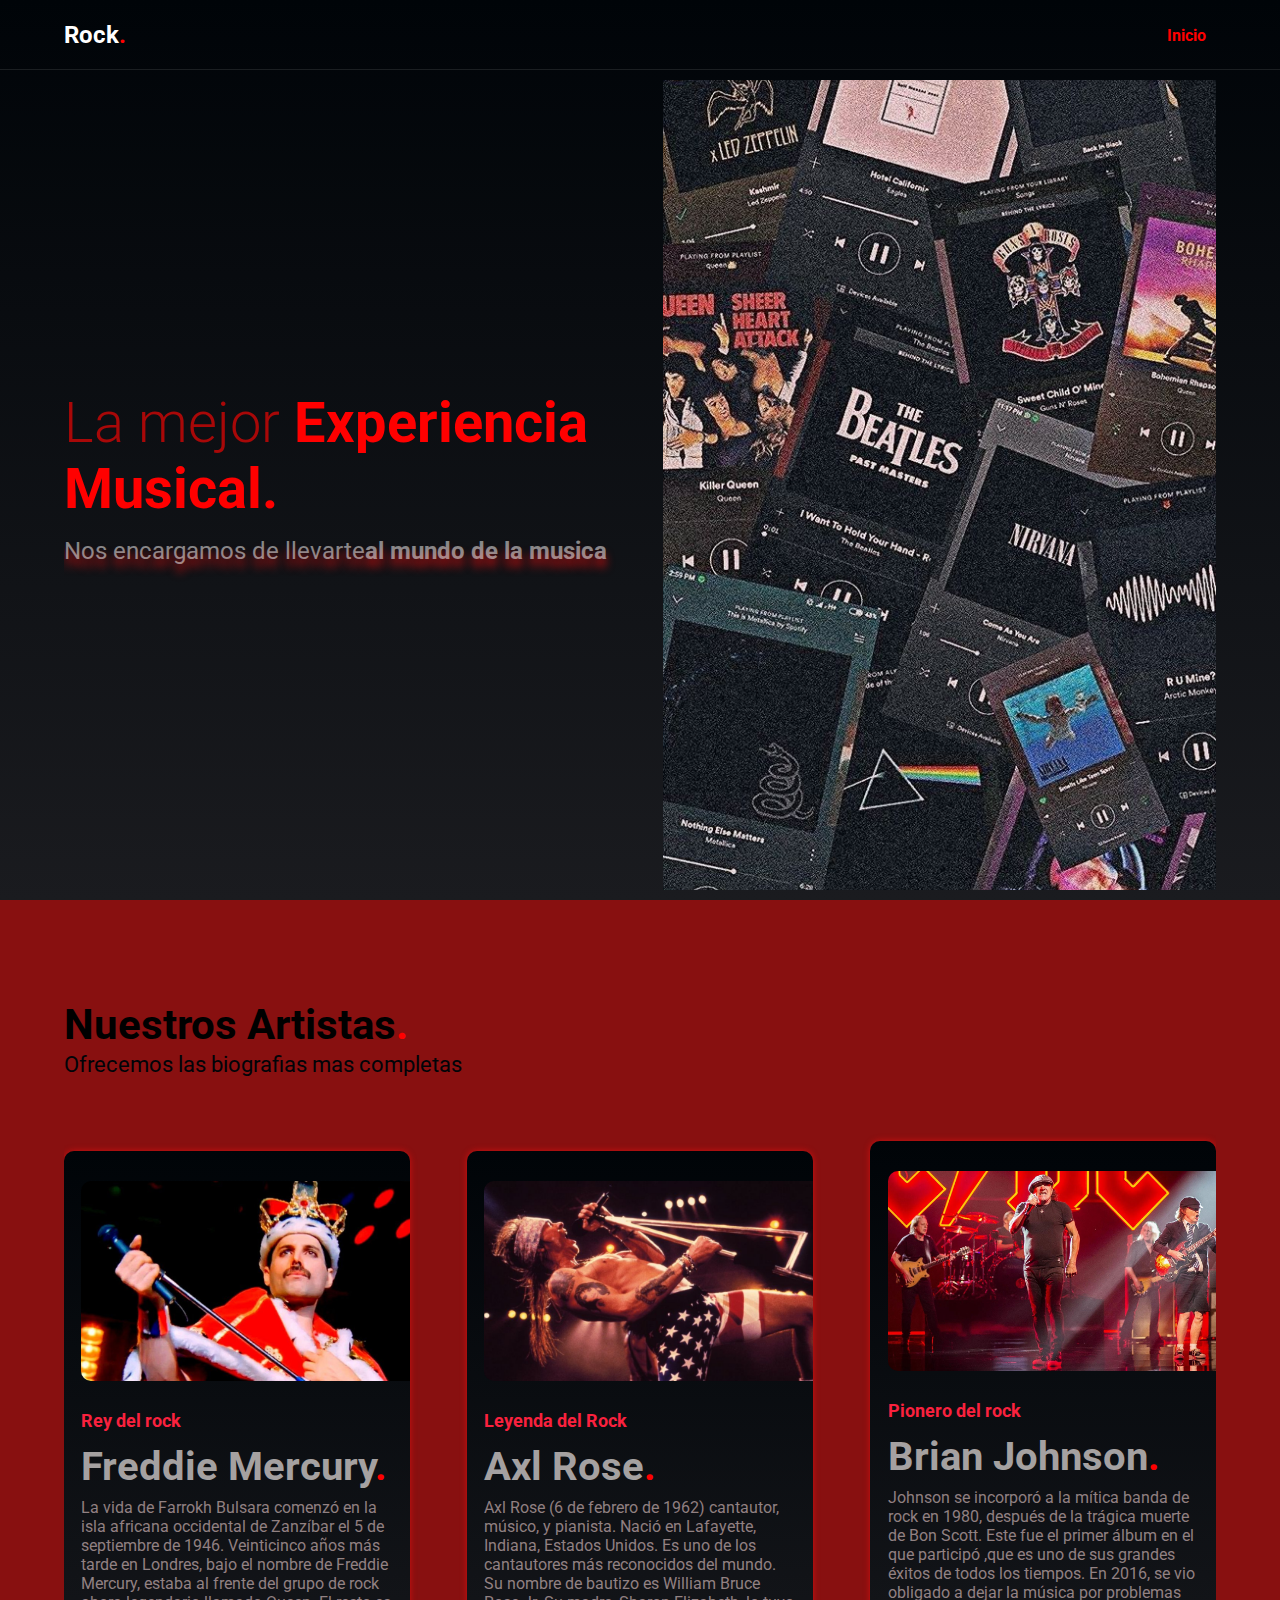
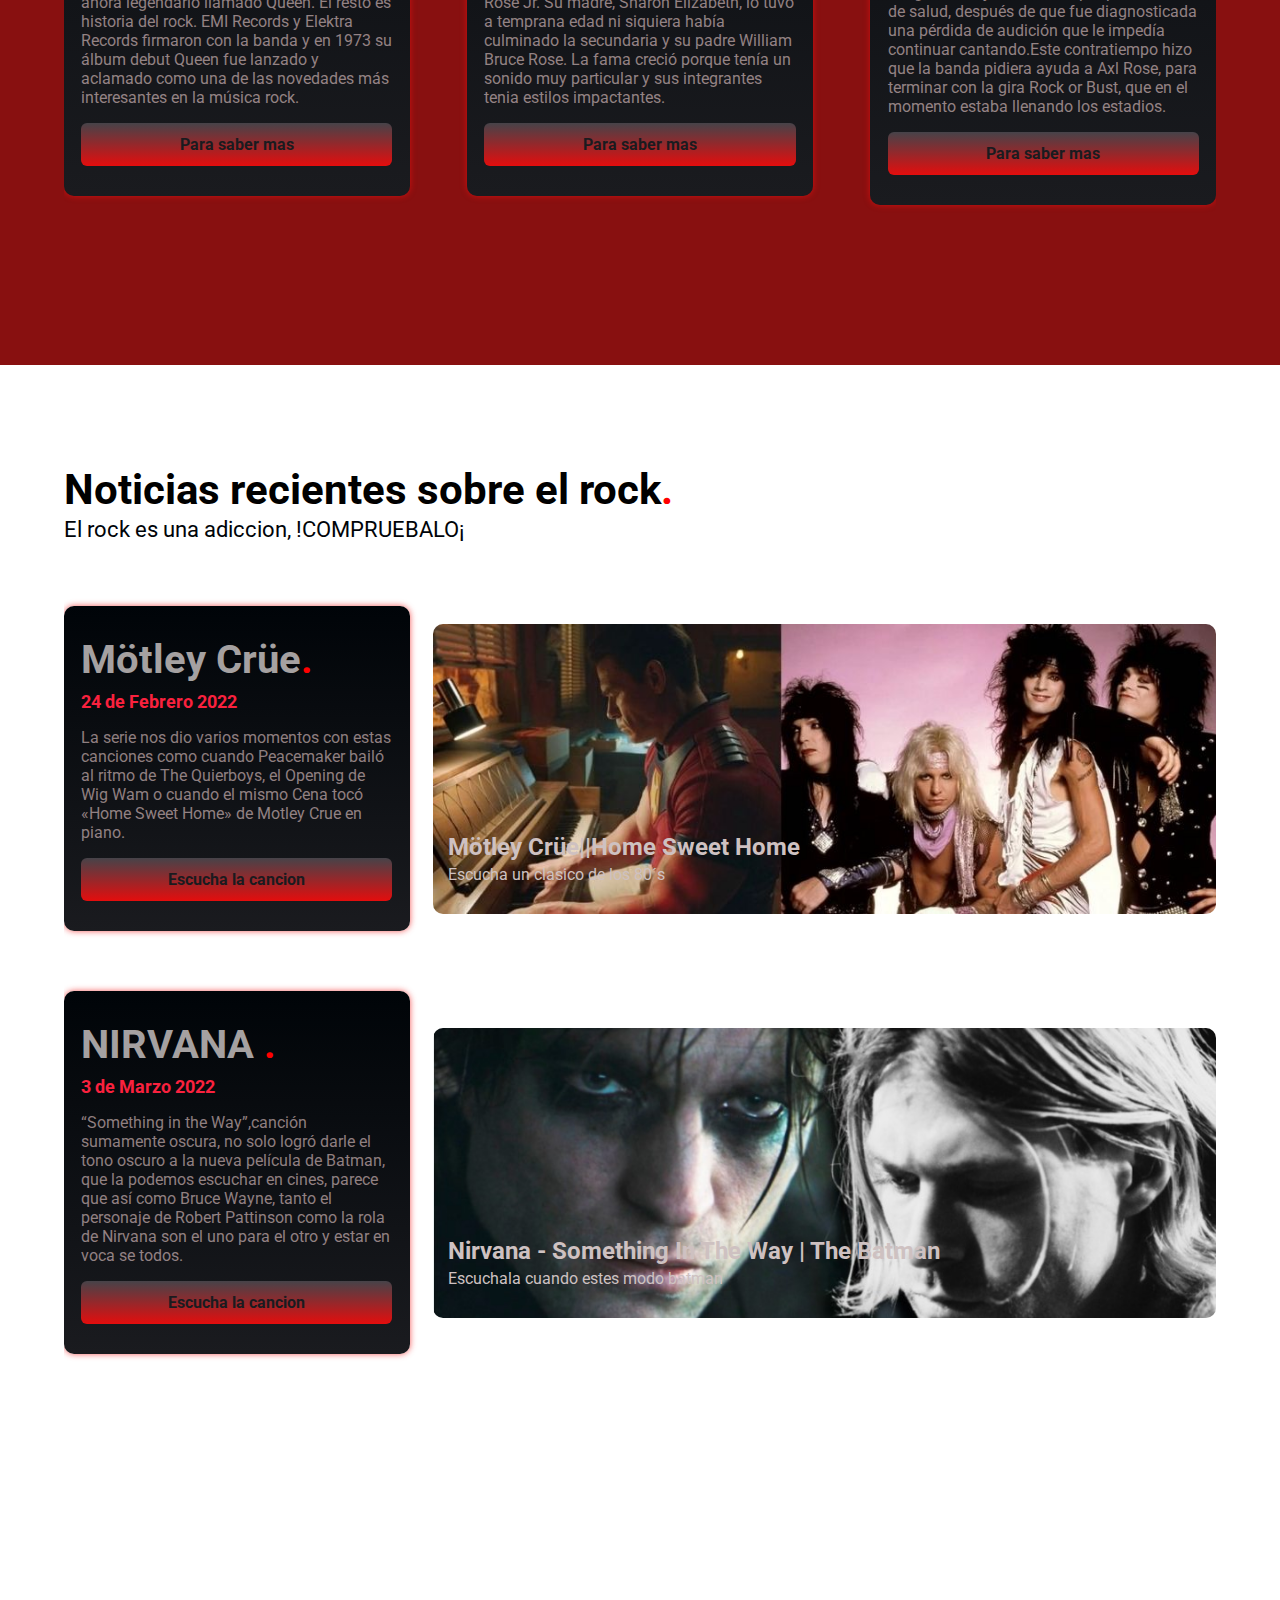
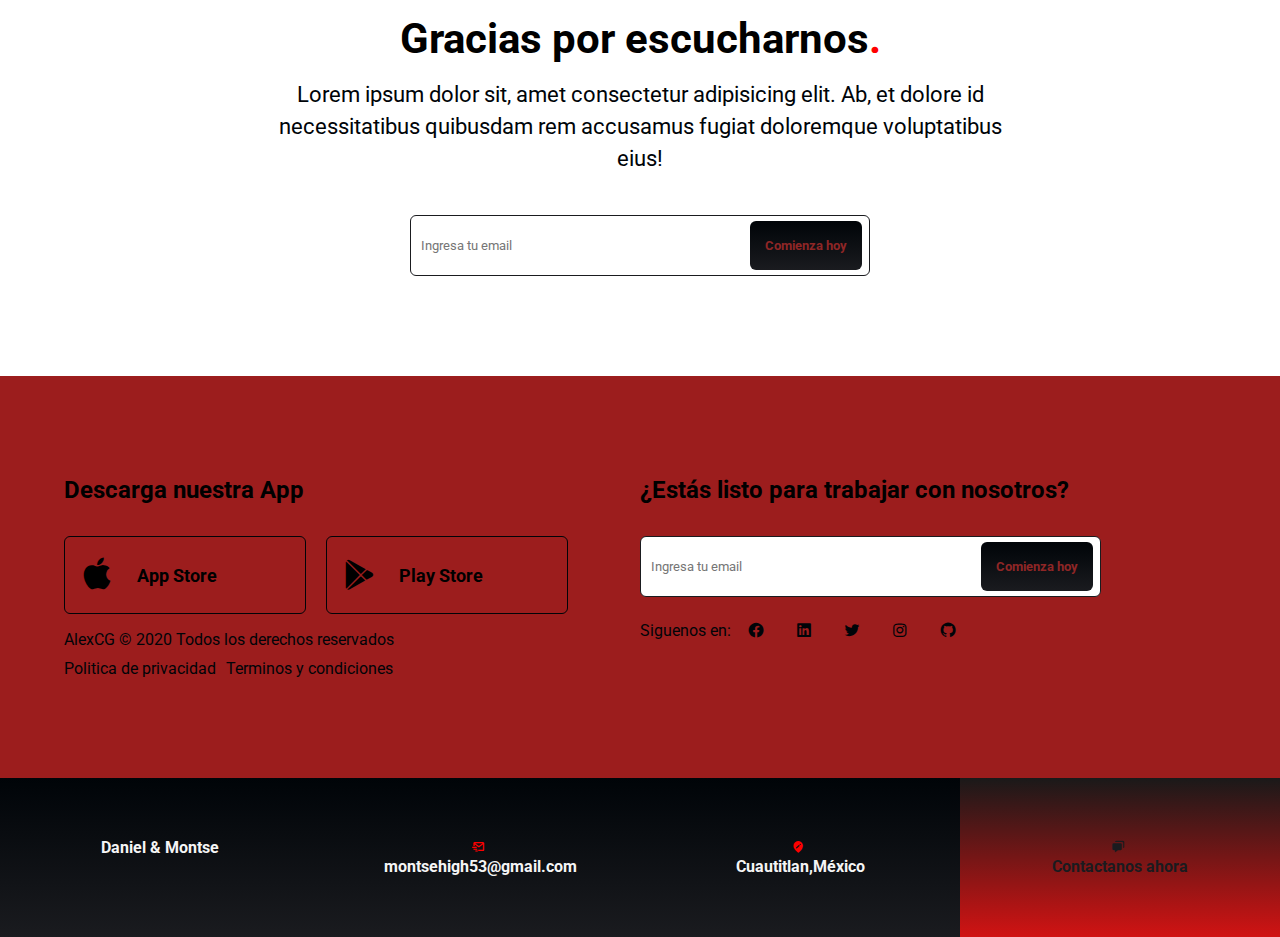
<file: rock-pagina/rockweb.html>
<!DOCTYPE html>
<html lang="es">
<head>
    <meta charset="UTF-8">
    <meta name="viewport" content="width=device-width, initial-scale=1.0">
    <title>Rock Web</title>
    <link rel="stylesheet" href="css/styles.css">
    <link rel="shorcut icon" href="rock-logo.jpg" type="image/x-icon">
    <link href='https://cdn.jsdelivr.net/npm/boxicons@2.0.5/css/boxicons.min.css' rel='stylesheet'>
</head>
<body>
    <header class="hero">
        <nav class="nav__hero">
            <div class="container nav__container">
                <div class="logo">
                    <h2 class="logo__name">Rock<span class="point">.</span></h2>
                </div>
                <div class="links">
                    <a href="file:///D:/Montse%20y%20Daniel/Musica%20web.html" class="link link--active">Inicio</a>
                </div>
            </div>
        </nav>


        <section class="container hero__main">  
            <div class="hero__textos">
                <h1 class="title">La mejor <span class="title--active">Experiencia Musical.</span></h1> 
                <p class="copy">Nos encargamos de llevarte<span class="copy__active">al mundo de la musica</span></p>
            </div>
            <img src="portada.jpg" class="mockup">
        </section>
    </header>

    <main>
        <section class="services">
            <div class="container">
                <h2 class="subtitle">Nuestros Artistas<span class="point">.</span></h2>
                <p class="copy__section">Ofrecemos las biografias mas completas</p>

                <article class="container-cards">
                    <div class="card">
                        <img src="freddie-mercury-1024x555.jpg" class="card__img">
                        <div class="cards__text">
                            <p class="card__list">Rey del rock</p>
                            <h3 class="card__title">Freddie Mercury<span class="point">.</span></h3>
                            <p class="card__copy"> La vida de Farrokh Bulsara comenzó en la isla africana occidental de Zanzíbar el 5 de septiembre de 1946. 
                                Veinticinco años más tarde en Londres, bajo el nombre de Freddie Mercury, estaba al frente del grupo de rock ahora legendario 
                                llamado Queen.
                                El resto es historia del rock. EMI Records y Elektra Records firmaron con la banda y en 1973 su álbum debut Queen fue lanzado y aclamado 
                                como una de las novedades más interesantes en la música rock.
                            </p>
                            <a href="http://www.freddiemercury.com/es/biografia" class="card__button">Para saber mas</a>
                        </div>
                    </div>
                    <div class="card">
                        <img src="axl-rose-portada.jpg" class="card__img">
                        <div class="cards__text">
                            <p class="card__list">Leyenda del Rock</p>
                            <h3 class="card__title">Axl Rose<span class="point">.</span></h3>
                            <p class="card__copy">Axl Rose (6 de febrero de 1962) cantautor, músico, y pianista. Nació en Lafayette, 
                                Indiana, Estados Unidos. Es uno de los cantautores más reconocidos del mundo. Su nombre de bautizo es 
                                William Bruce Rose Jr. Su madre, Sharon Elizabeth, lo tuvo a temprana edad ni siquiera había culminado la 
                                secundaria y su padre William Bruce Rose.
                                La fama creció porque tenía un sonido muy particular y sus integrantes tenia estilos impactantes.
                            </p>
                            <a href="https://historia-biografia.com/axl-rose/" class="card__button">Para saber mas</a>
                        </div>
                    </div>
                    <div class="card">
                        <img src="acdc-nuevo-video-musical.jpg" class="card__img">
                        <div class="cards__text">
                            <p class="card__list">Pionero del rock</p>
                            <h3 class="card__title">Brian Johnson<span class="point">.</span></h3>
                            <p class="card__copy">Johnson se incorporó a la mítica banda de rock en 1980, después 
                                de la trágica muerte de Bon Scott. 
                                Este fue el primer álbum en el que participó ,que es uno de sus grandes éxitos de todos
                                los tiempos. En 2016, se vio obligado a dejar la música por problemas de salud, después de que 
                                fue diagnosticada una pérdida de audición que le impedía continuar cantando.Este contratiempo hizo que 
                                la banda pidiera ayuda a Axl Rose, para terminar con la gira Rock or Bust, que 
                                en el momento estaba llenando los estadios.</p>
                            <a href="https://los40.com/los40/2021/04/13/los40classic/1618303354_961777.html" class="card__button">Para saber mas</a>
                        </div>
                    </div>
                </article>
            </div>
        </section>
        <section class="projects container">
            <h2 class="subtitle">Noticias recientes sobre el rock<span class="point">.</span></h2>
            <p class="copy__section">El rock es una adiccion, !COMPRUEBALO¡</p>
            <article class="container-bg">
                <div class="card">
                    <div class="cards__text">
                        <h3 class="card__title">Mötley Crüe<span class="point">.</span></h3>
                        <p class="card__date">24 de Febrero 2022</p>
                        <p class="card__copy">La serie nos dio varios momentos con estas canciones como 
                            cuando Peacemaker bailó al ritmo de The Quierboys, el Opening de Wig Wam o cuando 
                            el mismo Cena tocó «Home Sweet Home» de Motley Crue en piano.</p>
                        <a href="https://www.youtube.com/watch?v=Gmrh42foUsg" class="card__button">Escucha la cancion</a>
                    </div>
                </div>
                <div class="background">
                    <img src="Rojo Blanco Simple Cursiva Foto Navidad Portada para Facebook.jpg" class="background__img">
                    <div class="background__text">
                        <h3 class="background__title">Mötley Crüe||Home Sweet Home</h3>
                        <p class="background__copy">Escucha un clasico de los 80´s</p>
                    </div>
                </div>
                <div class="card">
                    <div class="cards__text">
                        <h3 class="card__title">NIRVANA <span class="point">.</span></h3>
                        <p class="card__date">3 de Marzo 2022</p>
                        <p class="card__copy">“Something in the Way”,canción sumamente oscura, no solo logró darle el tono 
                            oscuro a la nueva película de Batman, que la podemos escuchar en cines, parece que así 
                            como Bruce Wayne, tanto el personaje de Robert Pattinson como la rola de Nirvana son el 
                            uno para el otro y estar en voca se todos.

                        </p>
                        <a href="https://www.youtube.com/watch?v=Gi5KY7GfUsY" class="card__button">Escucha la cancion</a>
                    </div>
                </div>
                <div class="background">
                    <img src="batman.jpg" class="background__img">
                    <div class="background__text">
                        <h3 class="background__title">Nirvana - Something In The Way | The Batman</h3>
                        <p class="background__copy">Escuchala cuando estes modo batman</p>
                    </div>
                </div>
            </article>
        </section>
        <section class="email container container--modifier">
            <h2 class="subtitle subtitle--modifier">Gracias por escucharnos<span class="point">.</span></h2>

            <p class="copy__section copy__section--modifier">Lorem ipsum dolor sit, amet consectetur adipisicing elit. Ab, et dolore id necessitatibus quibusdam rem accusamus fugiat doloremque voluptatibus eius!</p>
            <form class="newsletter">
                <input type="text" class="newsletter__input" placeholder="Ingresa tu email">
                <input type="submit" class="newsletter__submit" value="Comienza hoy">
            </form>
        </section>
    </main>

    <footer class="footer">
        <div class="container footer__caption">
            <section class="download">
                <h3 class="title__footer">Descarga nuestra App</h3>
                <div class="download__app">
                    <div class="download__item">
                        <i class='bx bxl-apple download__logo' ></i>
                        <h4 class="download__title">App Store</h4>
                    </div>
                    <div class="download__item">
                        <i class='bx bxl-play-store download__logo' ></i>
                        <h4 class="download__title">Play Store</h4>
                    </div>
                </div>
                <div class="footer__copy">
                    <p class="copyright">AlexCG &copy; 2020 Todos los derechos reservados</p>
    
                    <a href="#" class="politica__privacidad politica__privacidad--margin">Politica de privacidad</a>
                    <a href="#" class="politica__privacidad ">Terminos y condiciones</a>
                </div>
            </section>
            <section class="get-email">
                <h3 class="title__footer">¿Estás listo para trabajar con nosotros?</h3>
                <form class="newsletter newsletter--modifier">
                    <input type="text" class="newsletter__input" placeholder="Ingresa tu email">
                    <input type="submit" class="newsletter__submit" value="Comienza hoy">
                </form>
                <div class="socialmedia">
                    <p class="socialmedia__legend">Siguenos en:</p>
                    <i class='socialmedia__icon bx bxl-facebook-circle'></i>
                    <i class='socialmedia__icon bx bxl-linkedin-square'></i>                                                                                                        
                    <i class='socialmedia__icon bx bxl-twitter' ></i>   
                    <i class='socialmedia__icon bx bxl-instagram' ></i>
                    <i class='socialmedia__icon bx bxl-github' ></i>  
                </div>
            </section>
        </div>

        <div class="contact">
            <div class="item__contact">
                <h3 class="contact__title">Daniel & Montse</h3>
            </div>
            <div class="item__contact">
                <i class='bx bx-mail-send contact__icon' ></i>
                <h3 class="contact__title">montsehigh53@gmail.com</h3>
            </div>
            <div class="item__contact">
                <i class='bx bxs-edit-location contact__icon' ></i>
                <h3 class="contact__title">Cuautitlan,México</h3>
            </div>
            <div class="item__contact item__contact--gold">
                <i class='bx bxs-chat contact__icon contact__icon--modifier' ></i>
                <h3 class="contact__title">Contactanos ahora</h3>
            </div>
        </div>
    </footer>
</body>
</html>
</file>
<file: css/estilos.css>
* {
    margin: 0;
    padding: 0;
    box-sizing: border-box;
}

body {
    font-family: 'open sans';
}

.contenedor {
    padding: 60px 0;
    width: 90%;
    max-width: 1000px;
    margin: auto;
    overflow: hidden;
}

.titulo {
    color: #ce22b1;
    font-size: 30px;
    text-align: center;
    margin-bottom: 60px;
}

/* Header */

header {
    width: 100%;
    height: 600px;
    background: #bc4e9c;
    /* fallback for old browsers */
    background: -webkit-linear-gradient(to right, hsla(340, 95%, 50%, 0.459), hsla(317, 45%, 52%, 0.664)), url(../xd4.jpg);
    /* Chrome 10-25, Safari 5.1-6 */
    background: linear-gradient(to right, hsla(340, 95%, 50%, 0.459), hsla(317, 45%, 52%, 0.664)), url(../xd4.jpg);
    /* W3C, IE 10+/ Edge, Firefox 16+, Chrome 26+, Opera 12+, Safari 7+ */
    background-size: cover;
    background-attachment: fixed;
    position: relative;
}

nav{
    text-align: right;
    padding: 30px 50px 0 0;
}

nav > a{
    color:#fff;
    font-weight: 300;
    text-decoration: none;
    margin-right: 10px;
}

nav > a:hover{
    text-decoration: underline;
}

header .textos-header{
    display: flex;
    height: 430px;
    width: 100%;
    align-items: center;
    justify-content: center;
    flex-direction: column;
    text-align: center;
}

.textos-header h1{
    font-size: 50px;
    color:#fff;
}

.textos-header h2{
    font-size: 30px;
    font-weight: 300;
    color:#fff;
}

.wave{
    position: absolute;
    bottom: 0;
    width: 100%;
}

/* About us */

main .sobre-nosotros{
    padding: 30px 0 60px 0;
}
.contenedor-sobre-nosotros{
    display: flex;
    justify-content: space-evenly;
}

.imagen-about-us{
    width: 48%;
}

.sobre-nosotros .contenido-textos{
    width: 48%;
}

.contenido-textos h3{
    margin-bottom: 15px;
}

.contenido-textos h3 span{
    background: #b60c9fe8;
    color: #fff;
    border-radius: 50%;
    display: inline-block;
    text-align: center;
    width: 30px;
    height: 30px;
    padding: 2px;
    box-shadow: 0 0 6px 0 rgba(0, 0, 0, .5);
    margin-right: 5px;
}

.contenido-textos p{
    padding: 0px 0px 30px 15px;
    font-weight: 300;
    text-align: justify;
}

/* Galeria */


.portafolio{
    background: #f2f2f2;
}

.galeria-port{
    display: flex;
    justify-content: space-evenly;
    flex-wrap: wrap;
}

.imagen-port{
    width: 24%;
    margin-bottom: 10px;
    overflow: hidden;
    position: relative;
    cursor: pointer;
    box-shadow: 0 0 6px 0 rgba(0, 0, 0, .5);
}

.imagen-port > img{
    width: 100%;
    height: 100%;
    object-fit: cover;
    display: block;
}

.hover-galeria{
    position: absolute;
    width: 100%;
    height: 100%;
    top: 0;
    transform: scale(0);
    background: hsla(273,91%,27%, 0.7);
    transition: transform .5s;
    display: flex;
    justify-content: center;
    align-items: center;
    flex-direction: column;
}

.hover-galeria img{
    width: 50px;
}

.hover-galeria p{
    color: #fff;
}

.imagen-port:hover .hover-galeria{
    transform: scale(1);
}

/* Clients */

.cards{
    display: flex;
    justify-content: space-evenly;
}

.cards .card{
    background: #b10a6b;
    display: flex;
    width: 46%;
    height: 200px;
    align-items: center;
    justify-content: space-evenly;
    border-radius: 5px;
    box-shadow: 0 0 6px 0 rgba(0, 0, 0, 0.6);
}

.cards .card img{
    width: 100px;
    height: 100px;
    object-fit: cover;
    border: 3px solid #fff;
    border-radius: 50%;
    display: block;
}

.cards .card > .contenido-texto-card{
    width: 60%;
    color: #fff;
}

.cards .card > .contenido-texto-card p{
    font-weight: 300;
    padding-top: 5px;
}

/*  Our team */

.about-services{
    background: #f2f2f2;
    padding-bottom: 30px;
}


.servicio-cont{
    display:flex;
    justify-content: space-between;
    align-items: center;
}

.servicio-ind{
    width: 28%;
    text-align: center;
}

.servicio-ind img{
    width: 90%;
}

.servicio-ind h3{
    margin: 10px 0;
}

.servicio-ind p{
    font-weight: 300;
    text-align: justify;
}

/* footer */

footer{
    background: #414141;
    padding: 60px 0 30px 0;
    margin: auto;
    overflow: hidden;
}

.contenedor-footer{
    display: flex;
    width: 90%;
    justify-content: space-evenly;
    margin: auto;
    padding-bottom: 50px;
    border-bottom: 1px solid #ccc;
}

.content-foo{
    text-align: center;
}

.content-foo h4{
    color: #fff;
    border-bottom: 3px solid #af20d3;
    padding-bottom: 5px;
    margin-bottom: 10px;
}

.content-foo p{
    color: #ccc;
}

.titulo-final{
    text-align: center;
    font-size: 24px;
    margin: 20px 0 0 0;
    color: #9e9797;
}

@media screen and (max-width:900px){
    header{
        background-position: center;
    }

    .contenedor-sobre-nosotros{
        flex-direction: column;
        justify-content: center;
        align-items: center;
    }

    .sobre-nosotros .contenido-textos{
        width: 90%;
    }

    .imagen-about-us{
        width: 90%;
    }

    /* Galeria */

    .imagen-port{
        width: 44%;
    }

    /* Clientes */

    .cards{
        flex-direction: column;
        justify-content: center;
        align-items: center;
    }

    .cards .card{
        width: 90%;
    }

    .cards .card:first-child{
        margin-bottom: 30px;
    }

    /* servicios */

    .servicio-cont{
        justify-content: center;
        flex-direction: column;
    }

    .servicio-ind{
        width: 100%;
        text-align: center;
    }

    .servicio-ind:nth-child(1), .servicio-ind:nth-child(2){
        margin-bottom: 60px;
    }

    .servicio-ind img{
        width: 90%;
    }
}

@media screen and (max-width:500px){
    nav{
        text-align: center;
        padding: 30px 0 0 0;
    }

    nav > a{
        margin-right: 5px;
    }

    .textos-header h1{
        font-size: 35px;
    }

    .textos-header h2{
        font-size: 20px;
    }

    /* ABOUT US */

    .imagen-about-us{
        margin-bottom: 60px;
        width: 99%;
    }

    .sobre-nosotros .contenido-textos{
        width: 95%;
    }

    /* Galeria */

    .imagen-port{
        width: 95%;
    }

    /* Clients */

    .cards .card{
        height: 450px;
        display: flex;
        flex-direction: column;
        align-items: center;
    }

    .cards .card img{
        width: 90px;
        height: 90px;
    }

    /* Footer */

    .contenedor-footer{
        flex-direction: column;
        border: none;
    }

    .content-foo{
        margin-bottom: 20px;
        text-align: center;
    }

    .content-foo h4{
        border: none;
    }

    .content-foo p{
        color: #ccc;
        border-bottom: 1px solid #f2f2f2;
        padding-bottom: 20px;
    }

    .titulo-final{
        font-size: 20px;
    }
}
</file>
<file: rock-pagina/css/styles.css>
@import url('https://fonts.googleapis.com/css2?family=Roboto:wght@300;400;700&display=swap');

:root{
    --gold1:#ff0000;
    --gold2:#fa213e;
    --gray:#ffffff80;
    --gray2:#f7d9d990;
    --black1: #1A1B1F;
    --black2: #000408;
    --shadow: 0 8px 8px;
    --color_shadow: #f00f0fb0;
}

*{
    margin: 0;
    padding:0;
    box-sizing: border-box;
}

body{
    font-family: 'Roboto', sans-serif;
}

.container{
    width: 90%;
    max-width: 1200px;
    margin: 0 auto;
    overflow: hidden;
    padding:100px 0;
    height: auto;
}

.container--modifier{
    width: 60%;
}

.hero{
    width: 100%;
    min-height: 100vh;
    background: linear-gradient(180deg, var(--black2) 0%, var(--black1) 100%);
}

.nav__hero{
    color: #fff;
    height: 70px;
    border-bottom: 1px solid rgba(255,255,255, 0.1);
}

.nav__container{
    display: flex;
    align-items: center;
    justify-content: space-between;
    height: inherit;
    padding: 0;
}

.logo__name{
    font-size: 24px;
}

.link{
    display: inline-block;
    color: inherit;
    text-decoration: none;
    font-weight: 300;
    padding: 10px;
}

.link--active{
    color: var(--gold1);
    font-weight: 700;
}

.point{
    color: var(--gold1);
}

.hero__main{
    height: calc(100vh - 70px);
    display: flex;
    justify-content: space-between;
    align-items: center;
    padding:0;
}

.mockup{
    object-fit: cover;
    width: 48%;
    max-height: 90vh;
}

.hero__textos{
    width: 48%;
}

.title{
    font-size: 56px;
    font-weight: 300;
    color: rgb(168, 8, 8);
}

.title--active{
    color: var(--gold1);
    font-weight: 700;
}

.copy{
    font-size: 24px;
    color: var(--gray);
    text-shadow: var(--shadow)  var(--color_shadow);
    margin: 15px 0;
}

.copy__active{
    font-weight: 700;
}

.cta{
    padding: 20px 30px;
    display: inline-block;
    background: linear-gradient(180deg, #990c3b 0%, #e67a21 100%);
    text-decoration: none;
    color: var(--black2);
    font-weight: 700;
    box-shadow: var(--shadow) var(--color_shadow);
    border-radius: 6px;
}

/* services */

.services{
    background: #881010;
}

.subtitle{
    font-size: 42px;
}

.subtitle--modifier{
    text-align: center;
    margin-bottom: 16px;
}

.copy__section{
    color: var(--black2);
    font-size: 22px;
    line-height: 32px;
    margin-bottom: 60px;
}

.copy__section--modifier{
    text-align: center;
    margin-bottom: 32px;
}

.container-cards{
    display: flex;
    justify-content: space-between;
    align-items: center;
    flex-wrap: wrap;
}

.card{
    width: 30%;
    padding: 30px 0;
    overflow: hidden;
    background: linear-gradient(180deg, var(--black2) 0%, var(--black1) 100%);
    border-radius: 10px;
    position: relative;
    text-align: right;
    margin-bottom: 60px;
    box-shadow: 0 0 6px var(--color_shadow);
}

.card__img{
    width: 95%;
    height: 200px;
    object-fit: cover;
    border-radius: 10px 0 0 10px;
}

.cards__text{
    text-align: left;
    width: 90%;
    margin:0 auto;
}

.card__list{
    color: var(--gold2);
    font-weight: 700;
    margin: 25px 0 12px ;
    font-size: 18px;
}


.card__title{
    font-size: 40px;
    color: rgb(165, 161, 161);
    margin-bottom: 8px;
}

.card__copy{
    color: var(--gray2);
    margin-bottom: 16px;
}

.card__button{
    display: block;
    background: linear-gradient(180deg, #464349 0%, #e40d0d 100%);
    border-radius: 6px;
    text-decoration: none;
    width: 100%;
    color: var(--black1);
    font-weight: 700;
    text-align: center;
    padding: 12px 0;
}

.card__date{
    color: var(--gold2);
    font-size: 18px;
    font-weight: bold;
    margin-bottom: 16px;
}

.container-bg{
    display: flex;
    justify-content: space-between;
    align-items: center;
    flex-wrap: wrap;
}


.background{
    width: 68%;
    height: 290px;
    border-radius: 10px;
    position: relative;
    margin-bottom: 60px;
}

.background__img{
    width: 100%;
    height: 100%;
    object-fit: cover;
    border-radius: inherit;
}

.background__text{
    position: absolute;
    width: 100%;
    bottom: 30px;
    left: 15px;
    color: rgb(206, 193, 193);
}

.background__title{
    font-size: 24px;
    margin-bottom: 4px;
}

.testimony{
    background: #7a1414;
}

.testimony-container{
    display: flex;
    justify-content: space-between;
    align-items: center;
    flex-wrap: wrap;
}

.testimony__card{
    width: 30%;
    height: 500px;
    background: linear-gradient(180deg, var(--black2) 0%, var(--black1) 100%);
    border-radius: 10px;
    position: relative;
    margin-bottom: 30px;
}

.testimony__img{
    width: 100%;
    height: 100%;
    border-radius: inherit;
    object-fit: cover;
    object-position: center top;
}

.testimony__copy{
    position: absolute;
    bottom: 20px;
    left: 5%;
    width: 90%;
    background: linear-gradient(180deg, var(--black2) 0%, var(--black1) 100%);
    color: rgb(228, 15, 61);
    margin: 0 auto;
    border-radius: 10px;
    box-shadow: var(--shadow) var(--color_shadow);
    padding: 15px 8px;
    display: flex;
    align-items: center;
}

.testimony__copy--modifier{
    background: none;
    box-shadow: none;
}

.testimony__logo{
    font-size: 40px;
    margin-right: 15px;
    display: inline-block;
}

.testimony__name{
    font-size: 24px;
    line-height:28px;
}

.testimony__position{
    color: var(--gray);
}

.testimony__text{
    padding: 40px 0;
    width: 90%;
    margin: 0 auto;
    color: rgb(201, 77, 77);
}

.google__logo{
    margin-bottom: 20px;
}


.testimony__history{
    font-size: 21px;
    font-weight: 300;
}


.testimony__info{
    width: 70%;
}

.logo--picture{
    width: 40px;
    height: 40px;
    object-fit: cover;
    border-radius: 50%;
    object-position: center top;
}

/* check */

.check{
    display: flex;
    justify-content: space-evenly;
    flex-wrap: wrap;
    margin: 0 auto;
}

.check__item{
    width: 30%;
    padding-right: 10px;
    display: flex;
    border-right: 2px solid var(--black2);
}

.bx-check{
    background: linear-gradient(180deg, var(--black2) 0%, var(--black1) 100%);
    display: inline-block;
    width: 40px;
    height: 40px;
    text-align: center;
    margin-right: 20px;
    color: rgb(233, 223, 223);
    border-radius: 50%;
    font-size: 40px;
}

.check__number{
    font-weight: 700;
}

.check__copy{
    font-weight: 300;
}

.newsletter{
    width: 60%;
    margin: 0 auto;
    margin-top: 40px;
    height: auto;
    font-family: inherit;
    position: relative;
    border-radius: 6px;
}

.newsletter--modifier{
    margin: 0;
    width: 80%;
}

.newsletter__input{
    width: 100%;
    height: 100%;
    padding: 22px 10px;
    outline: none;
    font-family: inherit;
    border-radius: 6px;
    border: 1px solid var(--black1)
}

.newsletter__submit{
    position: absolute;
    right: 8px;
    top: 10%;
    height: 80%;
    background: linear-gradient(180deg, var(--black2) 0%, var(--black1) 100%);
    color: rgb(143, 38, 38);
    padding: 0 15px;
    border: none;
    border-radius: 6px;
    font-family: inherit;
    font-weight: 700;
    cursor: pointer;
}


.footer{
    background: #9c1d1d;
}

.footer__caption{
    display: flex;
    flex-wrap: wrap-reverse;
    justify-content: space-evenly;
}


.title__footer{
    font-size: 24px;
    margin-bottom: 32px;
}

.download{
    width: 50%;
}

.download__app{
    display: flex;
}

.download__item{
    display: flex;
    padding: 18px 12px;
    border-radius: 6px;
    border: 1px solid var(--black2);
    width: 42%;
    align-items: center;
    margin-right: 20px;
    margin-bottom: 16px;
}

.download__logo{
    font-size: 40px;
    margin-right: 20px;
}

.download__title{
    font-size: 18px;
}

.footer__copy{
    width: 100%;
    color: var(--black2);
    display: flex;
    flex-wrap: wrap;
}

.copyright{
    width: 100%;
}

.politica__privacidad{
    color: inherit;
    text-decoration: none;
    display: inline-block;
    margin-top: 10px;
}

.politica__privacidad:hover{
    text-decoration: underline;
}

.politica__privacidad--margin{
    margin-right: 10px;
}

.get-email{
    width: 50%;
}

.socialmedia{
    margin-top: 24px;
    display: flex;
    color: var(--black2);
}

.socialmedia__icon{
    font-size: 18px;
    margin-right: 30px;
    display: inline-block;
}

.socialmedia__legend{
    color: var(--black2);
    margin-right: 16px;
}

.contact{
    display: flex;
    width: 100%;
    flex-wrap: wrap;
    color: rgb(245, 245, 245);
}

.item__contact{
    width: 25%;
    padding: 60px 0;
    text-align: center;
    background: linear-gradient(180deg, var(--black2) 0%, var(--black1) 100%);

}


.item__contact--gold{
    background: linear-gradient(180deg, #1a1919 0%, #d11313 100%);
    color: var(--black1);
}

.contact__icon{
    font-size: 14px;
    color: var(--gold1);
    line-height: 20px;
    margin-right: 4px;
}

.contact__icon--modifier{
    color: var(--black1);
}

.contact__title{
    font-size: 16px;
    line-height: 20px;
}

@media screen and (max-width:900px){
    .mockup{
        width: 600px;
        height: auto;
    }

    .title{
        font-size: 50px;
    }

    .copy{
        font-size: 22px;
    }

    .cta{
        padding: 15px 22px;
    }

    .container-cards{
        justify-content: space-evenly;
    }

    .services .card{
        width: 45%;
    }

    .background{
        width: 52%;
    }

    .card{
        width: 42%;
    }

    .testimony-container{
        justify-content: space-evenly;
    }

    .testimony__card{
        width: 45%;
    }

    .check__item{
        width: 45%;
        margin-bottom: 35px;
    }

    .newsletter{
        width: 80%;
    }

    .download{
        width: 100%;
    }

    .download__app{
        justify-content: space-between;
    }

    .download__item{
        width: 45%;
    }

    .get-email{
        width: 100%;
        margin-bottom: 40px;
    }

    .socialmedia__icon{
        font-size: 18px;
    }

    .socialmedia__legend{
        font-size: 18px;
    }
}

@media screen and (max-width:700px){
    main .container,
    footer .container{
        padding: 60px 0;
    }

    .nav__container{
        flex-wrap: wrap;
        flex-direction: column;
        justify-content: space-evenly;
    }

    .nav__hero{
        height: auto;
    }

    .logo{
        padding: 15px 0 ;
        text-align: center;
    }

    .links{
        padding-bottom: 10px;
        text-align: center;
    }

    .link{
        padding: 7px 10px;
    }


    .hero__main{
        flex-direction: column-reverse;
        justify-content: flex-end;
        min-height: 70px;
        height: auto;
        padding: 30px 0;
    }

    .hero__textos{
        width: 100%;
        text-align: center;
    }

    .mockup{
        width: 60%;
        margin-bottom: 20px;
    }

    .title{
        font-size: 35px;
    }

    .copy{
        font-size: 20px;
    }

    .subtitle{
        font-size: 35px;
        text-align: center;
    }

    .copy__section{
        font-size: 20px;
        text-align: center;
    }

    .services .card{
        width: 80%;
    }

    .container-bg{
        justify-content: space-evenly;
    }

    .card{
        margin-bottom: 40px;
        width: 65%;
    }

    .card__title{
        font-size: 35px;
    }

    .card__button{
        width: 100%;
    }

    .background{
        width: 65%;
        margin-bottom: 40px;
    }

    .background__copy{
        display: none;
    }

    .testimony__card{
        width: 65%;
    }

    .testimony__name{
        font-size: 20px;
    }

    .container--modifier{
        width: 80%;
    }

    .item__contact{
        width: 100%;
        padding: 30px 0;
    }
}

@media screen and (max-width:500px){
    .mockup{
        width: 80%;
        margin-bottom: 15px;
    }

    .services .card{
        width: 95%;
    }

    .card{
        width: 95%;
    }

    .background{
        width: 95%;
    }

    .testimony__card{
        width: 95%;
    }

    .testimony__history{
        font-size: 20px;
    }

    .container--modifier{
        width: 90%;
    }

    .newsletter{
        width: 100%;
        display: none;
    }

    .newsletter--modifier{
        display: block;
    }

    .check__item{
        width: 100%;
        border: none;
        padding: none;
        justify-content: center;
    }

    .download__item{
        width: 49%;
    }

    .download__title{
        font-size: 16px;
    }

    .download__logo{
        font-size: 30px;
    }
}
</file>
<file: pop-pagina/css/styles.css>
@import url('https://fonts.googleapis.com/css2?family=Roboto:wght@300;400;700&display=swap');

:root{
    --gold1:#ff0095;
    --gold2:#842bc0;
    --gray:#ffffff80;
    --gray2:#f7d9d990;
    --black1: #1A1B1F;
    --black2: #000408;
    --shadow: 0 8px 8px;
    --color_shadow: #ca0ff0b0;
}

*{
    margin: 0;
    padding:0;
    box-sizing: border-box;
}

body{
    font-family: 'Roboto', sans-serif;
}

.container{
    width: 90%;
    max-width: 1200px;
    margin: 0 auto;
    overflow: hidden;
    padding:100px 0;
    height: auto;
}

.container--modifier{
    width: 60%;
}

.hero{
    width: 100%;
    min-height: 100vh;
    background: linear-gradient(180deg, var(--black2) 0%, var(--black1) 100%);
}

.nav__hero{
    color: #fff;
    height: 70px;
    border-bottom: 1px solid rgba(255,255,255, 0.1);
}

.nav__container{
    display: flex;
    align-items: center;
    justify-content: space-between;
    height: inherit;
    padding: 0;
}

.logo__name{
    font-size: 24px;
}

.link{
    display: inline-block;
    color: inherit;
    text-decoration: none;
    font-weight: 300;
    padding: 10px;
}

.link--active{
    color: var(--gold1);
    font-weight: 700;
}

.point{
    color: var(--gold1);
}

.hero__main{
    height: calc(100vh - 70px);
    display: flex;
    justify-content: space-between;
    align-items: center;
    padding:0;
}

.mockup{
    object-fit: cover;
    width: 48%;
    max-height: 90vh;
}

.hero__textos{
    width: 48%;
}

.title{
    font-size: 56px;
    font-weight: 300;
    color: rgb(128, 21, 105);
}

.title--active{
    color: var(--gold1);
    font-weight: 700;
}

.copy{
    font-size: 24px;
    color: var(--gray);
    text-shadow: var(--shadow)  var(--color_shadow);
    margin: 15px 0;
}

.copy__active{
    font-weight: 700;
}

.cta{
    padding: 20px 30px;
    display: inline-block;
    background: linear-gradient(180deg, #cc275e 0%, #5521e6 100%);
    text-decoration: none;
    color: var(--black2);
    font-weight: 700;
    box-shadow: var(--shadow) var(--color_shadow);
    border-radius: 6px;
}

/* services */

.services{
    background: #58065f;
}

.subtitle{
    font-size: 42px;
}

.subtitle--modifier{
    text-align: center;
    margin-bottom: 16px;
}

.copy__section{
    color: var(--black2);
    font-size: 22px;
    line-height: 32px;
    margin-bottom: 60px;
}

.copy__section--modifier{
    text-align: center;
    margin-bottom: 32px;
}

.container-cards{
    display: flex;
    justify-content: space-between;
    align-items: center;
    flex-wrap: wrap;
}

.card{
    width: 30%;
    padding: 30px 0;
    overflow: hidden;
    background: linear-gradient(180deg, var(--black2) 0%, var(--black1) 100%);
    border-radius: 10px;
    position: relative;
    text-align: right;
    margin-bottom: 60px;
    box-shadow: 0 0 6px var(--color_shadow);
}

.card__img{
    width: 95%;
    height: 200px;
    object-fit: cover;
    border-radius: 10px 0 0 10px;
}

.cards__text{
    text-align: left;
    width: 90%;
    margin:0 auto;
}

.card__list{
    color: var(--gold2);
    font-weight: 700;
    margin: 25px 0 12px ;
    font-size: 18px;
}


.card__title{
    font-size: 40px;
    color: rgb(165, 161, 161);
    margin-bottom: 8px;
}

.card__copy{
    color: var(--gray2);
    margin-bottom: 16px;
}

.card__button{
    display: block;
    background: linear-gradient(180deg, #360369 0%, #ec03c5d8 100%);
    border-radius: 6px;
    text-decoration: none;
    width: 100%;
    color: var(--black1);
    font-weight: 700;
    text-align: center;
    padding: 12px 0;
}

.card__date{
    color: var(--gold2);
    font-size: 18px;
    font-weight: bold;
    margin-bottom: 16px;
}

.container-bg{
    display: flex;
    justify-content: space-between;
    align-items: center;
    flex-wrap: wrap;
}


.background{
    width: 68%;
    height: 290px;
    border-radius: 10px;
    position: relative;
    margin-bottom: 60px;
}

.background__img{
    width: 100%;
    height: 100%;
    object-fit: cover;
    border-radius: inherit;
}

.background__text{
    position: absolute;
    width: 100%;
    bottom: 30px;
    left: 15px;
    color: rgb(206, 193, 193);
}

.background__title{
    font-size: 24px;
    margin-bottom: 4px;
}

.testimony{
    background: #14667a;
}

.testimony-container{
    display: flex;
    justify-content: space-between;
    align-items: center;
    flex-wrap: wrap;
}

.testimony__card{
    width: 30%;
    height: 500px;
    background: linear-gradient(180deg, var(--black2) 0%, var(--black1) 100%);
    border-radius: 10px;
    position: relative;
    margin-bottom: 30px;
}

.testimony__img{
    width: 100%;
    height: 100%;
    border-radius: inherit;
    object-fit: cover;
    object-position: center top;
}

.testimony__copy{
    position: absolute;
    bottom: 20px;
    left: 5%;
    width: 90%;
    background: linear-gradient(180deg, var(--black2) 0%, var(--black1) 100%);
    color: rgb(163, 18, 163);
    margin: 0 auto;
    border-radius: 10px;
    box-shadow: var(--shadow) var(--color_shadow);
    padding: 15px 8px;
    display: flex;
    align-items: center;
}

.testimony__copy--modifier{
    background: none;
    box-shadow: none;
}

.testimony__logo{
    font-size: 40px;
    margin-right: 15px;
    display: inline-block;
}

.testimony__name{
    font-size: 24px;
    line-height:28px;
}

.testimony__position{
    color: var(--gray);
}

.testimony__text{
    padding: 40px 0;
    width: 90%;
    margin: 0 auto;
    color: rgb(190, 22, 134);
}

.google__logo{
    margin-bottom: 20px;
}


.testimony__history{
    font-size: 21px;
    font-weight: 300;
}


.testimony__info{
    width: 70%;
}

.logo--picture{
    width: 40px;
    height: 40px;
    object-fit: cover;
    border-radius: 50%;
    object-position: center top;
}

/* check */

.check{
    display: flex;
    justify-content: space-evenly;
    flex-wrap: wrap;
    margin: 0 auto;
}

.check__item{
    width: 30%;
    padding-right: 10px;
    display: flex;
    border-right: 2px solid var(--black2);
}

.bx-check{
    background: linear-gradient(180deg, var(--black2) 0%, var(--black1) 100%);
    display: inline-block;
    width: 40px;
    height: 40px;
    text-align: center;
    margin-right: 20px;
    color: rgb(233, 223, 223);
    border-radius: 50%;
    font-size: 40px;
}

.check__number{
    font-weight: 700;
}

.check__copy{
    font-weight: 300;
}

.newsletter{
    width: 60%;
    margin: 0 auto;
    margin-top: 40px;
    height: auto;
    font-family: inherit;
    position: relative;
    border-radius: 6px;
}

.newsletter--modifier{
    margin: 0;
    width: 80%;
}

.newsletter__input{
    width: 100%;
    height: 100%;
    padding: 22px 10px;
    outline: none;
    font-family: inherit;
    border-radius: 6px;
    border: 1px solid var(--black1)
}

.newsletter__submit{
    position: absolute;
    right: 8px;
    top: 10%;
    height: 80%;
    background: linear-gradient(180deg, var(--black2) 0%, var(--black1) 100%);
    color: rgb(241, 0, 209);
    padding: 0 15px;
    border: none;
    border-radius: 6px;
    font-family: inherit;
    font-weight: 700;
    cursor: pointer;
}


.footer{
    background: #92017f;
}

.footer__caption{
    display: flex;
    flex-wrap: wrap-reverse;
    justify-content: space-evenly;
}


.title__footer{
    font-size: 24px;
    margin-bottom: 32px;
}

.download{
    width: 50%;
}

.download__app{
    display: flex;
}

.download__item{
    display: flex;
    padding: 18px 12px;
    border-radius: 6px;
    border: 1px solid var(--black2);
    width: 42%;
    align-items: center;
    margin-right: 20px;
    margin-bottom: 16px;
}

.download__logo{
    font-size: 40px;
    margin-right: 20px;
}

.download__title{
    font-size: 18px;
}

.footer__copy{
    width: 100%;
    color: var(--black2);
    display: flex;
    flex-wrap: wrap;
}

.copyright{
    width: 100%;
}

.politica__privacidad{
    color: inherit;
    text-decoration: none;
    display: inline-block;
    margin-top: 10px;
}

.politica__privacidad:hover{
    text-decoration: underline;
}

.politica__privacidad--margin{
    margin-right: 10px;
}

.get-email{
    width: 50%;
}

.socialmedia{
    margin-top: 24px;
    display: flex;
    color: var(--black2);
}

.socialmedia__icon{
    font-size: 18px;
    margin-right: 30px;
    display: inline-block;
}

.socialmedia__legend{
    color: var(--black2);
    margin-right: 16px;
}

.contact{
    display: flex;
    width: 100%;
    flex-wrap: wrap;
    color: rgb(245, 245, 245);
}

.item__contact{
    width: 25%;
    padding: 60px 0;
    text-align: center;
    background: linear-gradient(180deg, var(--black2) 0%, var(--black1) 100%);

}


.item__contact--gold{
    background: linear-gradient(180deg, #410136 0%, #ff06c1 100%);
    color: var(--black1);
}

.contact__icon{
    font-size: 14px;
    color: var(--gold1);
    line-height: 20px;
    margin-right: 4px;
}

.contact__icon--modifier{
    color: var(--black1);
}

.contact__title{
    font-size: 16px;
    line-height: 20px;
}

@media screen and (max-width:900px){
    .mockup{
        width: 600px;
        height: auto;
    }

    .title{
        font-size: 50px;
    }

    .copy{
        font-size: 22px;
    }

    .cta{
        padding: 15px 22px;
    }

    .container-cards{
        justify-content: space-evenly;
    }

    .services .card{
        width: 45%;
    }

    .background{
        width: 52%;
    }

    .card{
        width: 42%;
    }

    .testimony-container{
        justify-content: space-evenly;
    }

    .testimony__card{
        width: 45%;
    }

    .check__item{
        width: 45%;
        margin-bottom: 35px;
    }

    .newsletter{
        width: 80%;
    }

    .download{
        width: 100%;
    }

    .download__app{
        justify-content: space-between;
    }

    .download__item{
        width: 45%;
    }

    .get-email{
        width: 100%;
        margin-bottom: 40px;
    }

    .socialmedia__icon{
        font-size: 18px;
    }

    .socialmedia__legend{
        font-size: 18px;
    }
}

@media screen and (max-width:700px){
    main .container,
    footer .container{
        padding: 60px 0;
    }

    .nav__container{
        flex-wrap: wrap;
        flex-direction: column;
        justify-content: space-evenly;
    }

    .nav__hero{
        height: auto;
    }

    .logo{
        padding: 15px 0 ;
        text-align: center;
    }

    .links{
        padding-bottom: 10px;
        text-align: center;
    }

    .link{
        padding: 7px 10px;
    }


    .hero__main{
        flex-direction: column-reverse;
        justify-content: flex-end;
        min-height: 70px;
        height: auto;
        padding: 30px 0;
    }

    .hero__textos{
        width: 100%;
        text-align: center;
    }

    .mockup{
        width: 60%;
        margin-bottom: 20px;
    }

    .title{
        font-size: 35px;
    }

    .copy{
        font-size: 20px;
    }

    .subtitle{
        font-size: 35px;
        text-align: center;
    }

    .copy__section{
        font-size: 20px;
        text-align: center;
    }

    .services .card{
        width: 80%;
    }

    .container-bg{
        justify-content: space-evenly;
    }

    .card{
        margin-bottom: 40px;
        width: 65%;
    }

    .card__title{
        font-size: 35px;
    }

    .card__button{
        width: 100%;
    }

    .background{
        width: 65%;
        margin-bottom: 40px;
    }

    .background__copy{
        display: none;
    }

    .testimony__card{
        width: 65%;
    }

    .testimony__name{
        font-size: 20px;
    }

    .container--modifier{
        width: 80%;
    }

    .item__contact{
        width: 100%;
        padding: 30px 0;
    }
}

@media screen and (max-width:500px){
    .mockup{
        width: 80%;
        margin-bottom: 15px;
    }

    .services .card{
        width: 95%;
    }

    .card{
        width: 95%;
    }

    .background{
        width: 95%;
    }

    .testimony__card{
        width: 95%;
    }

    .testimony__history{
        font-size: 20px;
    }

    .container--modifier{
        width: 90%;
    }

    .newsletter{
        width: 100%;
        display: none;
    }

    .newsletter--modifier{
        display: block;
    }

    .check__item{
        width: 100%;
        border: none;
        padding: none;
        justify-content: center;
    }

    .download__item{
        width: 49%;
    }

    .download__title{
        font-size: 16px;
    }

    .download__logo{
        font-size: 30px;
    }
}
</file>
<file: rap-pagina/css/styles.css>
@import url('https://fonts.googleapis.com/css2?family=Roboto:wght@300;400;700&display=swap');

:root{
    --gold1:#F4BD76;
    --gold2:#F6CD8F;
    --gray:#ffffff80;
    --gray2:#f7d9d990;
    --black1: #1A1B1F;
    --black2: #30353B;
    --shadow: 0 8px 8px;
    --color_shadow: #00000033;
}

*{
    margin: 0;
    padding:0;
    box-sizing: border-box;
}

body{
    font-family: 'Roboto', sans-serif;
}

.container{
    width: 90%;
    max-width: 1200px;
    margin: 0 auto;
    overflow: hidden;
    padding:100px 0;
    height: auto;
}

.container--modifier{
    width: 60%;
}

.hero{
    width: 100%;
    min-height: 100vh;
    background: linear-gradient(180deg, var(--black2) 0%, var(--black1) 100%);
}

.nav__hero{
    color: #fff;
    height: 70px;
    border-bottom: 1px solid rgba(255,255,255, 0.1);
}

.nav__container{
    display: flex;
    align-items: center;
    justify-content: space-between;
    height: inherit;
    padding: 0;
}

.logo__name{
    font-size: 24px;
}

.link{
    display: inline-block;
    color: inherit;
    text-decoration: none;
    font-weight: 300;
    padding: 10px;
}

.link--active{
    color: var(--gold1);
    font-weight: 700;
}

.point{
    color: var(--gold1);
}

.hero__main{
    height: calc(100vh - 70px);
    display: flex;
    justify-content: space-between;
    align-items: center;
    padding:0;
}

.mockup{
    object-fit: cover;
    width: 48%;
    max-height: 90vh;
}

.hero__textos{
    width: 48%;
}

.title{
    font-size: 56px;
    font-weight: 300;
    color: #fff;
}

.title--active{
    color: var(--gold1);
    font-weight: 700;
}

.copy{
    font-size: 24px;
    color: var(--gray);
    text-shadow: var(--shadow)  var(--color_shadow);
    margin: 15px 0;
}

.copy__active{
    font-weight: 700;
}

.cta{
    padding: 20px 30px;
    display: inline-block;
    background: linear-gradient(180deg, #F7CE90 0%, #F4BD76 100%);
    text-decoration: none;
    color: var(--black2);
    font-weight: 700;
    box-shadow: var(--shadow) var(--color_shadow);
    border-radius: 6px;
}

/* services */

.services{
    background: #fafafa;
}

.subtitle{
    font-size: 42px;
}

.subtitle--modifier{
    text-align: center;
    margin-bottom: 16px;
}

.copy__section{
    color: var(--black2);
    font-size: 22px;
    line-height: 32px;
    margin-bottom: 60px;
}

.copy__section--modifier{
    text-align: center;
    margin-bottom: 32px;
}

.container-cards{
    display: flex;
    justify-content: space-between;
    align-items: center;
    flex-wrap: wrap;
}

.card{
    width: 30%;
    padding: 30px 0;
    overflow: hidden;
    background: linear-gradient(180deg, var(--black2) 0%, var(--black1) 100%);
    border-radius: 10px;
    position: relative;
    text-align: right;
    margin-bottom: 60px;
    box-shadow: 0 0 6px var(--color_shadow);
}

.card__img{
    width: 95%;
    height: 200px;
    object-fit: cover;
    border-radius: 10px 0 0 10px;
}

.cards__text{
    text-align: left;
    width: 90%;
    margin:0 auto;
}

.card__list{
    color: var(--gold2);
    font-weight: 700;
    margin: 25px 0 12px ;
    font-size: 18px;
}


.card__title{
    font-size: 40px;
    color: #fff;
    margin-bottom: 8px;
}

.card__copy{
    color: var(--gray2);
    margin-bottom: 16px;
}

.card__button{
    display: block;
    background: linear-gradient(180deg, #F7CE90 0%, #F4BD76 100%);
    border-radius: 6px;
    text-decoration: none;
    width: 100%;
    color: var(--black1);
    font-weight: 700;
    text-align: center;
    padding: 12px 0;
}

.card__date{
    color: var(--gold2);
    font-size: 18px;
    font-weight: bold;
    margin-bottom: 16px;
}

.container-bg{
    display: flex;
    justify-content: space-between;
    align-items: center;
    flex-wrap: wrap;
}


.background{
    width: 68%;
    height: 290px;
    border-radius: 10px;
    position: relative;
    margin-bottom: 60px;
}

.background__img{
    width: 100%;
    height: 100%;
    object-fit: cover;
    border-radius: inherit;
}

.background__text{
    position: absolute;
    width: 100%;
    bottom: 30px;
    left: 15px;
    color: #fff;
}

.background__title{
    font-size: 24px;
    margin-bottom: 4px;
}

.testimony{
    background: #fafafa;
}

.testimony-container{
    display: flex;
    justify-content: space-between;
    align-items: center;
    flex-wrap: wrap;
}

.testimony__card{
    width: 30%;
    height: 500px;
    background: linear-gradient(180deg, var(--black2) 0%, var(--black1) 100%);
    border-radius: 10px;
    position: relative;
    margin-bottom: 30px;
}

.testimony__img{
    width: 100%;
    height: 100%;
    border-radius: inherit;
    object-fit: cover;
    object-position: center top;
}

.testimony__copy{
    position: absolute;
    bottom: 20px;
    left: 5%;
    width: 90%;
    background: linear-gradient(180deg, var(--black2) 0%, var(--black1) 100%);
    color: #fff;
    margin: 0 auto;
    border-radius: 10px;
    box-shadow: var(--shadow) var(--color_shadow);
    padding: 15px 8px;
    display: flex;
    align-items: center;
}

.testimony__copy--modifier{
    background: none;
    box-shadow: none;
}

.testimony__logo{
    font-size: 40px;
    margin-right: 15px;
    display: inline-block;
}

.testimony__name{
    font-size: 24px;
    line-height:28px;
}

.testimony__position{
    color: var(--gray);
}

.testimony__text{
    padding: 40px 0;
    width: 90%;
    margin: 0 auto;
    color: #fff;
}

.google__logo{
    margin-bottom: 20px;
}


.testimony__history{
    font-size: 21px;
    font-weight: 300;
}


.testimony__info{
    width: 70%;
}

.logo--picture{
    width: 40px;
    height: 40px;
    object-fit: cover;
    border-radius: 50%;
    object-position: center top;
}

/* check */

.check{
    display: flex;
    justify-content: space-evenly;
    flex-wrap: wrap;
    margin: 0 auto;
}

.check__item{
    width: 30%;
    padding-right: 10px;
    display: flex;
    border-right: 2px solid var(--black2);
}

.bx-check{
    background: linear-gradient(180deg, var(--black2) 0%, var(--black1) 100%);
    display: inline-block;
    width: 40px;
    height: 40px;
    text-align: center;
    margin-right: 20px;
    color: #fff;
    border-radius: 50%;
    font-size: 40px;
}

.check__number{
    font-weight: 700;
}

.check__copy{
    font-weight: 300;
}

.newsletter{
    width: 60%;
    margin: 0 auto;
    margin-top: 40px;
    height: auto;
    font-family: inherit;
    position: relative;
    border-radius: 6px;
}

.newsletter--modifier{
    margin: 0;
    width: 80%;
}

.newsletter__input{
    width: 100%;
    height: 100%;
    padding: 22px 10px;
    outline: none;
    font-family: inherit;
    border-radius: 6px;
    border: 1px solid var(--black1)
}

.newsletter__submit{
    position: absolute;
    right: 8px;
    top: 10%;
    height: 80%;
    background: linear-gradient(180deg, var(--black2) 0%, var(--black1) 100%);
    color: #fff;
    padding: 0 15px;
    border: none;
    border-radius: 6px;
    font-family: inherit;
    font-weight: 700;
    cursor: pointer;
}


.footer{
    background: #fafafa;
}

.footer__caption{
    display: flex;
    flex-wrap: wrap-reverse;
    justify-content: space-evenly;
}


.title__footer{
    font-size: 24px;
    margin-bottom: 32px;
}

.download{
    width: 50%;
}

.download__app{
    display: flex;
}

.download__item{
    display: flex;
    padding: 18px 12px;
    border-radius: 6px;
    border: 1px solid var(--black2);
    width: 42%;
    align-items: center;
    margin-right: 20px;
    margin-bottom: 16px;
}

.download__logo{
    font-size: 40px;
    margin-right: 20px;
}

.download__title{
    font-size: 18px;
}

.footer__copy{
    width: 100%;
    color: var(--black2);
    display: flex;
    flex-wrap: wrap;
}

.copyright{
    width: 100%;
}

.politica__privacidad{
    color: inherit;
    text-decoration: none;
    display: inline-block;
    margin-top: 10px;
}

.politica__privacidad:hover{
    text-decoration: underline;
}

.politica__privacidad--margin{
    margin-right: 10px;
}

.get-email{
    width: 50%;
}

.socialmedia{
    margin-top: 24px;
    display: flex;
    color: var(--black2);
}

.socialmedia__icon{
    font-size: 18px;
    margin-right: 30px;
    display: inline-block;
}

.socialmedia__legend{
    color: var(--black2);
    margin-right: 16px;
}

.contact{
    display: flex;
    width: 100%;
    flex-wrap: wrap;
    color: #fff;
}

.item__contact{
    width: 25%;
    padding: 60px 0;
    text-align: center;
    background: linear-gradient(180deg, var(--black2) 0%, var(--black1) 100%);

}


.item__contact--gold{
    background: linear-gradient(180deg, #F7CE90 0%, #F4BD76 100%);
    color: var(--black1);
}

.contact__icon{
    font-size: 14px;
    color: var(--gold1);
    line-height: 20px;
    margin-right: 4px;
}

.contact__icon--modifier{
    color: var(--black1);
}

.contact__title{
    font-size: 16px;
    line-height: 20px;
}

@media screen and (max-width:900px){
    .mockup{
        width: 600px;
        height: auto;
    }

    .title{
        font-size: 50px;
    }

    .copy{
        font-size: 22px;
    }

    .cta{
        padding: 15px 22px;
    }

    .container-cards{
        justify-content: space-evenly;
    }

    .services .card{
        width: 45%;
    }

    .background{
        width: 52%;
    }

    .card{
        width: 42%;
    }

    .testimony-container{
        justify-content: space-evenly;
    }

    .testimony__card{
        width: 45%;
    }

    .check__item{
        width: 45%;
        margin-bottom: 35px;
    }

    .newsletter{
        width: 80%;
    }

    .download{
        width: 100%;
    }

    .download__app{
        justify-content: space-between;
    }

    .download__item{
        width: 45%;
    }

    .get-email{
        width: 100%;
        margin-bottom: 40px;
    }

    .socialmedia__icon{
        font-size: 18px;
    }

    .socialmedia__legend{
        font-size: 18px;
    }
}

@media screen and (max-width:700px){
    main .container,
    footer .container{
        padding: 60px 0;
    }

    .nav__container{
        flex-wrap: wrap;
        flex-direction: column;
        justify-content: space-evenly;
    }

    .nav__hero{
        height: auto;
    }

    .logo{
        padding: 15px 0 ;
        text-align: center;
    }

    .links{
        padding-bottom: 10px;
        text-align: center;
    }

    .link{
        padding: 7px 10px;
    }


    .hero__main{
        flex-direction: column-reverse;
        justify-content: flex-end;
        min-height: 70px;
        height: auto;
        padding: 30px 0;
    }

    .hero__textos{
        width: 100%;
        text-align: center;
    }

    .mockup{
        width: 60%;
        margin-bottom: 20px;
    }

    .title{
        font-size: 35px;
    }

    .copy{
        font-size: 20px;
    }

    .subtitle{
        font-size: 35px;
        text-align: center;
    }

    .copy__section{
        font-size: 20px;
        text-align: center;
    }

    .services .card{
        width: 80%;
    }

    .container-bg{
        justify-content: space-evenly;
    }

    .card{
        margin-bottom: 40px;
        width: 65%;
    }

    .card__title{
        font-size: 35px;
    }

    .card__button{
        width: 100%;
    }

    .background{
        width: 65%;
        margin-bottom: 40px;
    }

    .background__copy{
        display: none;
    }

    .testimony__card{
        width: 65%;
    }

    .testimony__name{
        font-size: 20px;
    }

    .container--modifier{
        width: 80%;
    }

    .item__contact{
        width: 100%;
        padding: 30px 0;
    }
}

@media screen and (max-width:500px){
    .mockup{
        width: 80%;
        margin-bottom: 15px;
    }

    .services .card{
        width: 95%;
    }

    .card{
        width: 95%;
    }

    .background{
        width: 95%;
    }

    .testimony__card{
        width: 95%;
    }

    .testimony__history{
        font-size: 20px;
    }

    .container--modifier{
        width: 90%;
    }

    .newsletter{
        width: 100%;
        display: none;
    }

    .newsletter--modifier{
        display: block;
    }

    .check__item{
        width: 100%;
        border: none;
        padding: none;
        justify-content: center;
    }

    .download__item{
        width: 49%;
    }

    .download__title{
        font-size: 16px;
    }

    .download__logo{
        font-size: 30px;
    }
}
</file>
